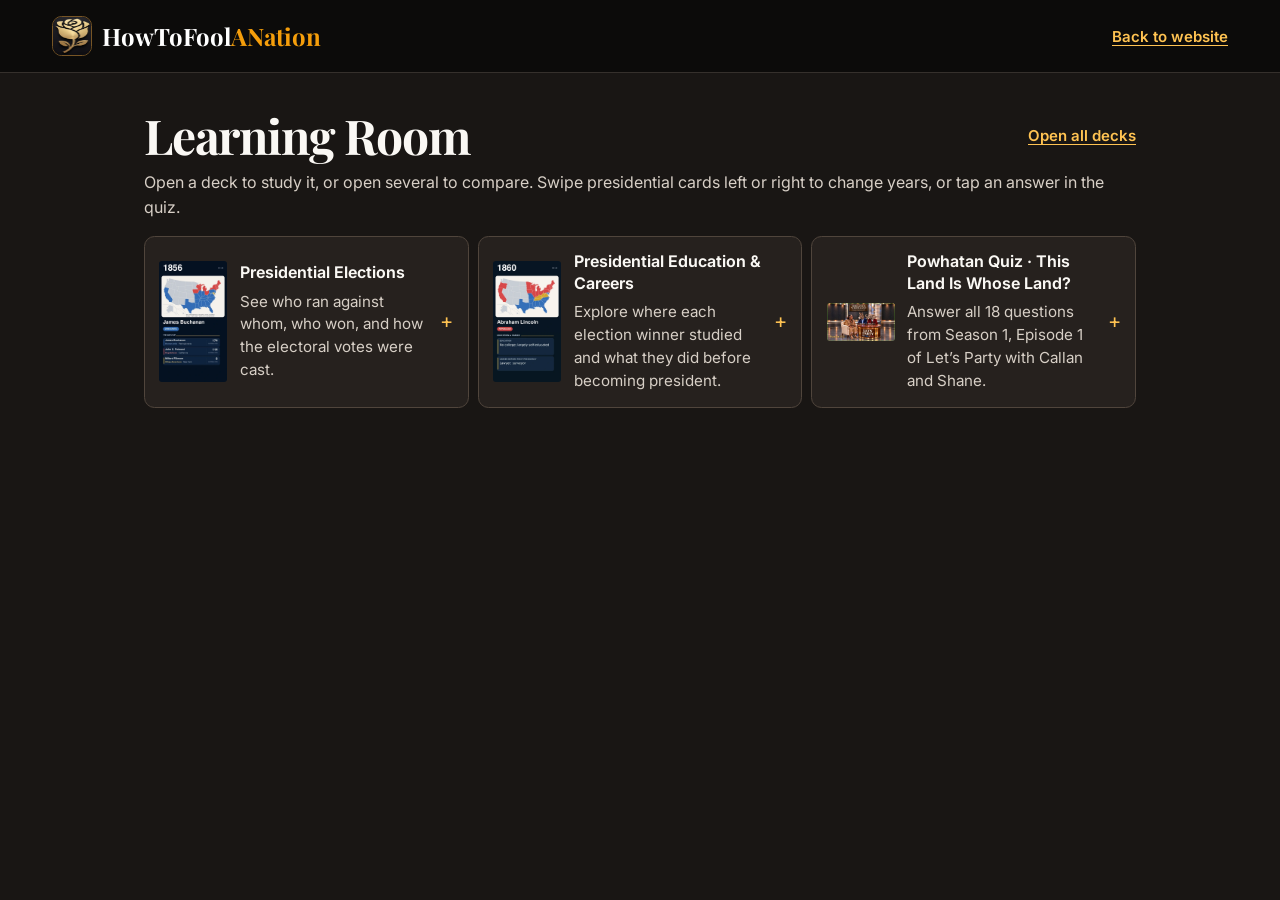
<file: learning-room/index.html>
<!doctype html>
<html lang="en">
<head>
    <meta charset="utf-8">
    <meta name="viewport" content="width=device-width, initial-scale=1">
    <title>Learning Room | How to Fool a Nation</title>
    <meta name="description" content="Explore the presidential card decks and play the Powhatan episode quiz.">
    <link rel="canonical" href="https://www.howtofoolanation.com/learning-room/">
    <link rel="stylesheet" href="https://fonts.googleapis.com/css2?family=Inter:wght@400;500;600;700&amp;family=Playfair+Display:wght@600;700&amp;display=swap">
    <link rel="stylesheet" href="learning.css">
    <link rel="stylesheet" href="study.css">
    <script type="module" src="study.js?v=powhatan"></script>
    <script defer src="https://tracker.metricool.com/resources/be.js" onload="beTracker.t({hash: '946ada2d94468058700c2093c305a040'})"></script>
</head>
<body class="lr-page">
<header class="lr-bar">
    <div class="lr-bar-inner">
        <a href="../" class="lr-brand" aria-label="How to Fool a Nation home"><img src="../GR-Logo.jpg" alt="" width="40" height="40"><span>HowToFool<b>ANation</b></span></a>
        <a href="../#learning-room" class="lr-bar-link">Back to website</a>
    </div>
</header>
<main>
<section class="lr-room" id="learning-room" aria-labelledby="learning-title">
    <div class="lr-room-inner">
        <h1 class="lr-room-title" id="learning-title">Learning Room</h1>
        <p class="lr-room-intro">Explore 43 U.S. presidential elections or test yourself on a full episode of Let’s Party with Callan and Shane.</p>
        <div class="lr-decks">
            <a class="lr-tile" href="elections.html" aria-labelledby="tile-election" aria-describedby="description-election">
                <img src="election-cover.webp" alt="" width="360" height="640" loading="lazy" decoding="async">
                <div><h2 id="tile-election">Presidential Elections</h2>
                    <p id="description-election">See who ran against whom, who won, and how the electoral votes were cast.</p>
                    <span class="lr-open">Open deck</span>
                </div>
            </a>
            <a class="lr-tile" href="education-careers.html" aria-labelledby="tile-career" aria-describedby="description-career">
                <img src="career-cover.webp" alt="" width="360" height="640" loading="lazy" decoding="async">
                <div><h2 id="tile-career">Presidential Education &amp; Careers</h2>
                    <p id="description-career">Explore where each election winner studied and what they did before becoming president.</p>
                    <span class="lr-open">Open deck</span>
                </div>
            </a>
            <a class="lr-tile" data-quiz href="powhatan.html" aria-labelledby="tile-powhatan" aria-describedby="description-powhatan">
                <img src="powhatan-episode-cover.jpg" alt="" width="850" height="478" loading="lazy" decoding="async">
                <div><h2 id="tile-powhatan">Powhatan Quiz · This Land Is Whose Land?</h2>
                    <p id="description-powhatan">Answer all 18 questions from Season 1, Episode 1 of Let’s Party with Callan and Shane.</p>
                    <span class="lr-open">Take the quiz</span>
                </div>
            </a>
        </div>
    </div>
</section>
<template id="study-workspace">
    <section class="study-room" aria-labelledby="study-title" id="learning-room">
        <header class="study-heading">
            <h1 class="lr-room-title" id="study-title">Learning Room</h1>
            <button type="button" class="study-text-button study-open-all">Open all decks</button>
        </header>
        <p id="study-tip" class="study-tip">Open a deck to study it, or open several to compare. Swipe presidential cards left or right to change years, or tap an answer in the quiz.</p>
        <details class="study-chooser" open>
            <summary>Choose decks <span class="study-selection-count"></span></summary>
            <div class="study-deck-list" role="group" aria-label="Choose open decks"></div>
        </details>
        <div class="study-grid"></div>
        <p class="lr-vh study-status" role="status" aria-atomic="true"></p>
    </section>
</template>
<template id="study-panel">
    <article class="study-panel">
        <header class="study-panel-heading">
            <h2></h2>
            <button type="button" class="study-close"><span aria-hidden="true">×</span></button>
        </header>
        <div class="study-pending">
            <p role="status">Loading cards…</p>
            <button type="button" class="study-text-button study-retry" hidden>Try again</button>
        </div>
        <div class="study-content" hidden>
            <figure class="study-card">
                <img class="study-image" alt="" width="1080" height="1920" loading="lazy" decoding="async" draggable="false" tabindex="0" aria-describedby="study-tip">
            </figure>
            <div class="study-controls">
                <button type="button" class="study-prev">Previous</button>
                <select class="study-year"></select>
                <button type="button" class="study-next">Next</button>
            </div>
            <p class="study-card-status lr-vh" role="status" aria-atomic="true"></p>
            <div class="study-tools">
                <details class="study-text">
                    <summary>Read card text</summary>
                    <div class="lr-transcript"></div>
                </details>
                <a class="study-full lr-text-link" target="_blank" rel="noopener">Full-size card<span class="lr-vh"> in a new tab</span></a>
            </div>
            <button type="button" class="study-match study-text-button" hidden></button>
        </div>
    </article>
</template>
</main>
</body>
</html>
</file>
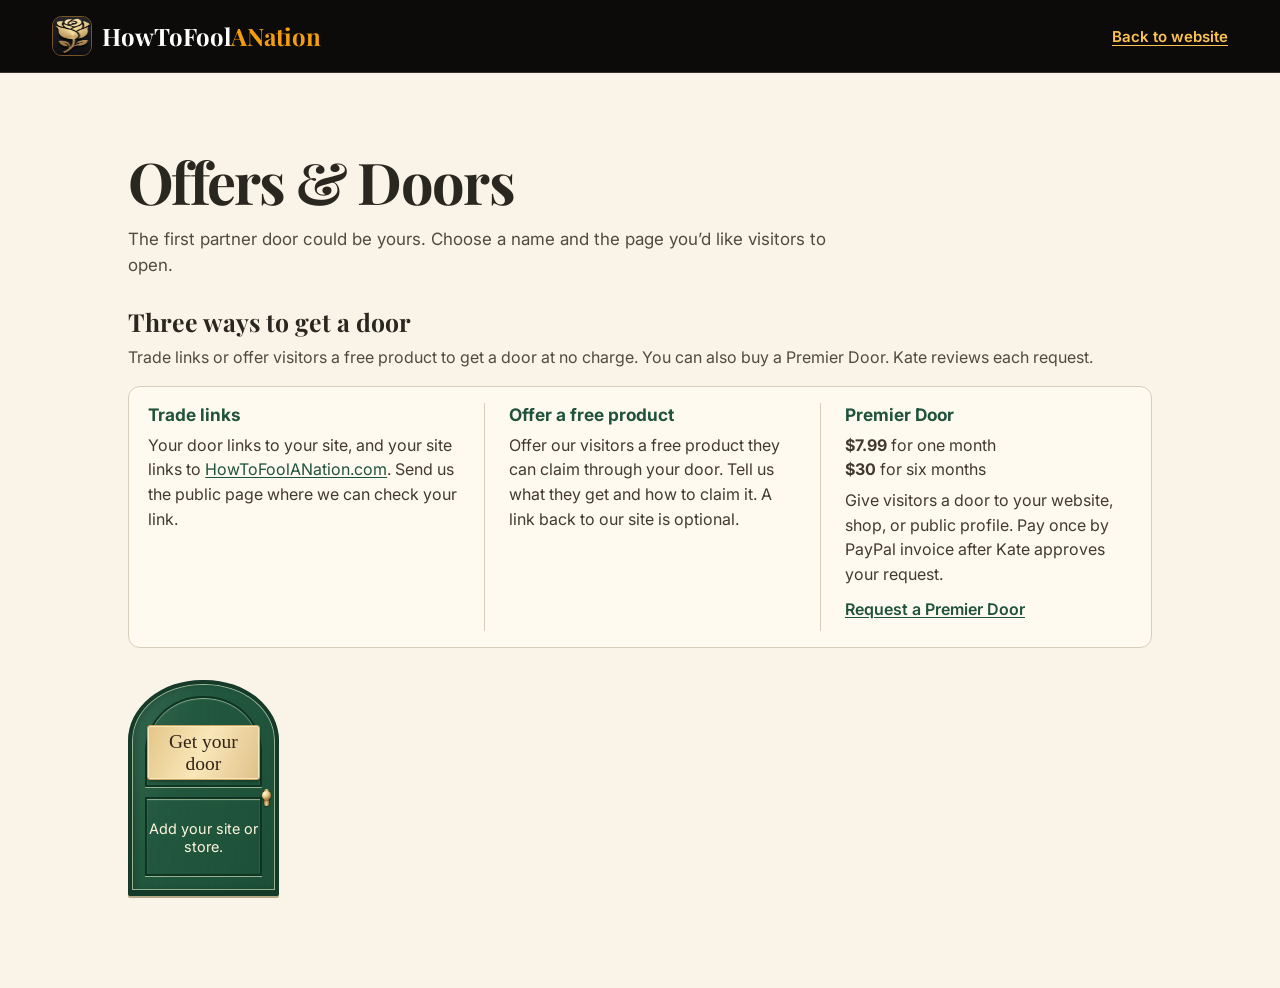
<file: offers-and-doors/index.html>
<!doctype html>
<html lang="en">
<head>
    <meta charset="utf-8">
    <meta name="viewport" content="width=device-width, initial-scale=1">
    <title>Offers &amp; Doors | How to Fool a Nation</title>
    <meta name="description" content="Open a door to a partner’s website, store, or special offer, or request a door of your own.">
    <link rel="canonical" href="https://www.howtofoolanation.com/offers-and-doors/">
    <link rel="stylesheet" href="https://fonts.googleapis.com/css2?family=Inter:wght@400;500;600;700&amp;family=Playfair+Display:wght@600;700&amp;display=swap">
    <link rel="stylesheet" href="../learning-room/learning.css">
    <link rel="stylesheet" href="doors.css?v=premier-door-1">
    <script defer src="directory.js?v=premier-door-1"></script>
    <script defer src="https://tracker.metricool.com/resources/be.js" onload="beTracker.t({hash: '946ada2d94468058700c2093c305a040'})"></script>
</head>
<body class="lr-page od-page">
<header class="lr-bar"><div class="lr-bar-inner">
    <a href="../" class="lr-brand" aria-label="How to Fool a Nation home"><img src="../GR-Logo.jpg" alt="" width="40" height="40"><span>HowToFool<b>ANation</b></span></a>
    <a href="../#featured" class="lr-bar-link">Back to website</a>
</div></header>
<main>
    <h1>Offers &amp; Doors</h1>
    <p id="od-intro" class="od-intro">Open a door to visit a creator, browse a store, or find a partner’s offer.</p>
    <section class="od-ways" aria-labelledby="od-ways-title">
        <h2 id="od-ways-title">Three ways to get a door</h2>
        <p class="od-ways-intro">Trade links or offer visitors a free product to get a door at no charge. You can also buy a Premier Door. Kate reviews each request.</p>
        <div class="od-ways-options">
            <div>
                <h3>Trade links</h3>
                <p>Your door links to your site, and your site links to <a href="https://www.howtofoolanation.com/">HowToFoolANation.com</a>. Send us the public page where we can check your link.</p>
            </div>
            <div>
                <h3>Offer a free product</h3>
                <p>Offer our visitors a free product they can claim through your door. Tell us what they get and how to claim it. A link back to our site is optional.</p>
            </div>
            <div>
                <h3>Premier Door</h3>
                <p><strong>$7.99</strong> for one month<br><strong>$30</strong> for six months</p>
                <p>Give visitors a door to your website, shop, or public profile. Pay once by PayPal invoice after Kate approves your request.</p>
                <a class="od-premier-link" href="https://docs.google.com/forms/d/e/1FAIpQLSeibgt3ShN1zohBKghGQejYHCxLyamOuE14um7KsFH28n1cdA/viewform?usp=pp_url&amp;entry.1097795926=Premier+Door+%28paid+listing%29">Request a Premier Door</a>
            </div>
        </div>
    </section>
    <ul id="od-list" class="od-list" aria-label="Doors">
        <li id="od-invitation"><a class="od-tile" href="get-your-door.html"><span class="od-face">
            <span class="od-plaque">Get your door</span><span class="od-inscription">Add your site or store.</span><span class="od-handle" aria-hidden="true"></span>
        </span></a></li>
    </ul>
    <p class="od-message" id="od-message" role="status"></p>
    <noscript>Enable JavaScript to browse partner listings.</noscript>
    <template id="od-template"><li><a class="od-tile" target="_blank" rel="noopener noreferrer"><span class="od-face">
        <span class="od-plaque"></span><span class="od-inscription"></span><span class="od-handle" aria-hidden="true"></span>
    </span></a></li></template>
</main>
</body>
</html>
</file>
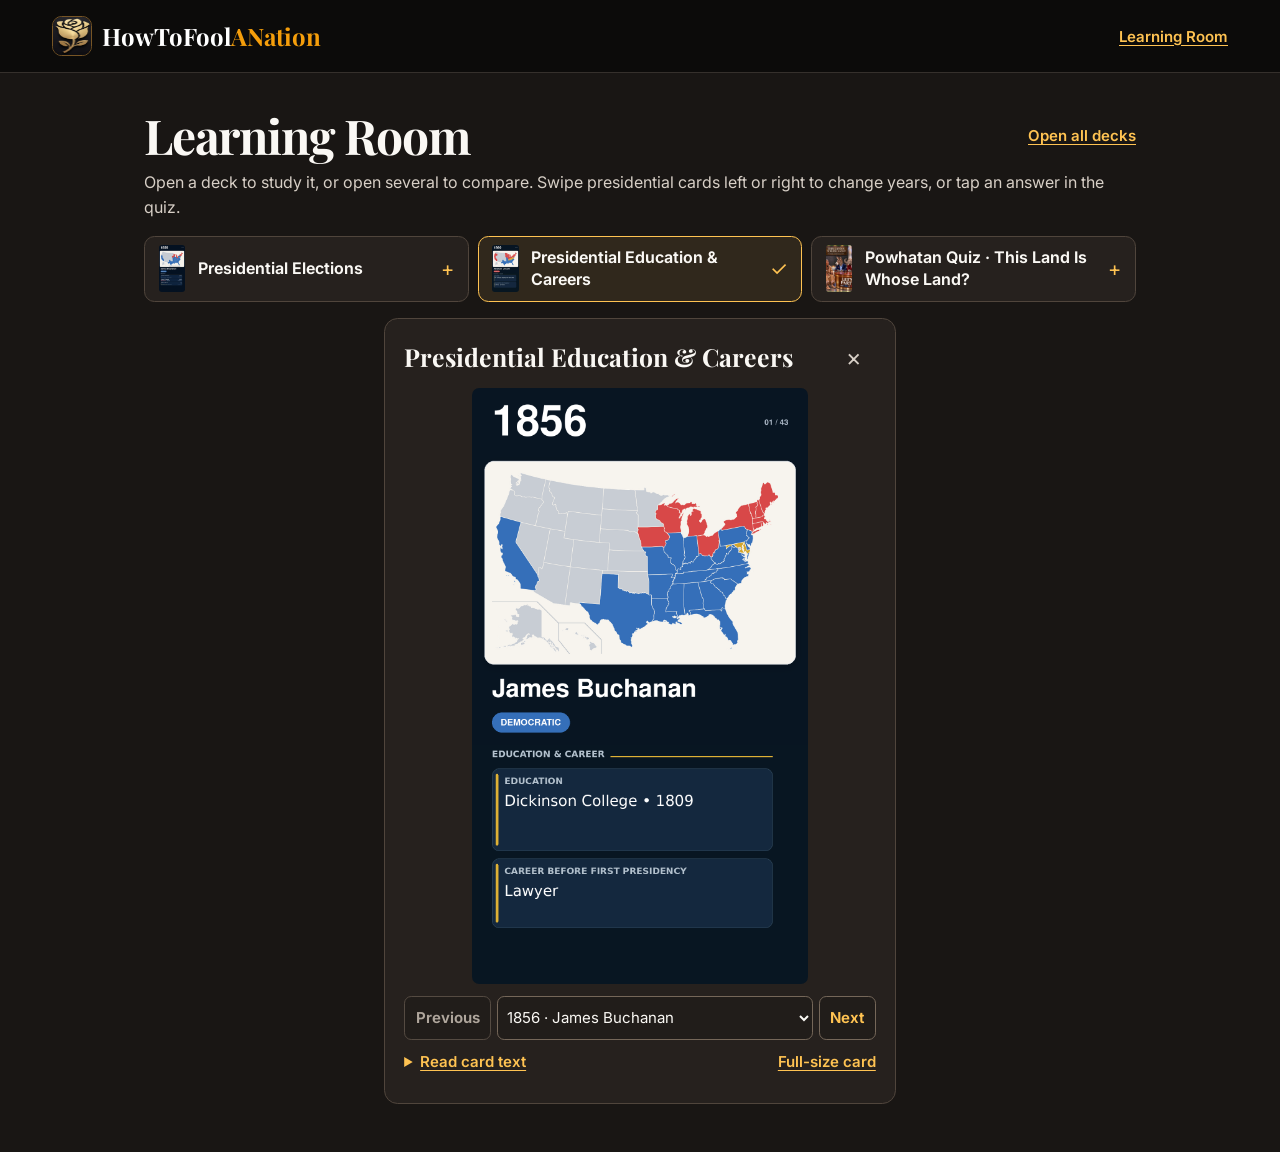
<file: learning-room/education-careers.html>
<!doctype html>
<html lang="en">
<head>
    <meta charset="utf-8">
    <meta name="viewport" content="width=device-width, initial-scale=1">
    <title>Presidential Education &amp; Careers | How to Fool a Nation</title>
    <meta name="description" content="Explore where each election winner studied and what they did before becoming president.">
    <link rel="canonical" href="https://www.howtofoolanation.com/learning-room/education-careers.html">
    <link rel="stylesheet" href="https://fonts.googleapis.com/css2?family=Inter:wght@400;500;600;700&amp;family=Playfair+Display:wght@600;700&amp;display=swap">
    <link rel="stylesheet" href="learning.css">
    <link rel="stylesheet" href="study.css">
    <script type="module" src="study.js"></script>
    <script defer src="https://tracker.metricool.com/resources/be.js" onload="beTracker.t({hash: '946ada2d94468058700c2093c305a040'})"></script>
</head>
<body class="lr-page">
<header class="lr-bar">
    <div class="lr-bar-inner">
        <a href="../" class="lr-brand" aria-label="How to Fool a Nation home"><img src="../GR-Logo.jpg" alt="" width="40" height="40"><span>HowToFool<b>ANation</b></span></a>
        <a href="./" class="lr-bar-link">Learning Room</a>
    </div>
</header>
<main>
    <div class="lr-reader">
        <div class="lr-reader-heading">
            <p class="lr-date-range">1856–2024</p>
            <h1 class="lr-reader-title">Presidential Education &amp; Careers</h1>
        </div>
        <div id="deck-controls" class="lr-controls" hidden>
            <div class="lr-jump">
                <label for="election-year">Jump to year</label>
                <select id="election-year">
                    <option value="1856" data-image="career-1856.webp" data-alt="1856 education and career card for James Buchanan.">1856 · James Buchanan</option>
                    <option value="1860" data-image="career-1860.webp" data-alt="1860 education and career card for Abraham Lincoln.">1860 · Abraham Lincoln</option>
                    <option value="1864" data-image="career-1864.webp" data-alt="1864 education and career card for Abraham Lincoln.">1864 · Abraham Lincoln</option>
                    <option value="1868" data-image="career-1868.webp" data-alt="1868 education and career card for Ulysses S. Grant.">1868 · Ulysses S. Grant</option>
                    <option value="1872" data-image="career-1872.webp" data-alt="1872 education and career card for Ulysses S. Grant.">1872 · Ulysses S. Grant</option>
                    <option value="1876" data-image="career-1876.webp" data-alt="1876 education and career card for Rutherford B. Hayes.">1876 · Rutherford B. Hayes</option>
                    <option value="1880" data-image="career-1880.webp" data-alt="1880 education and career card for James A. Garfield.">1880 · James A. Garfield</option>
                    <option value="1884" data-image="career-1884.webp" data-alt="1884 education and career card for Grover Cleveland.">1884 · Grover Cleveland</option>
                    <option value="1888" data-image="career-1888.webp" data-alt="1888 education and career card for Benjamin Harrison.">1888 · Benjamin Harrison</option>
                    <option value="1892" data-image="career-1892.webp" data-alt="1892 education and career card for Grover Cleveland.">1892 · Grover Cleveland</option>
                    <option value="1896" data-image="career-1896.webp" data-alt="1896 education and career card for William McKinley.">1896 · William McKinley</option>
                    <option value="1900" data-image="career-1900.webp" data-alt="1900 education and career card for William McKinley.">1900 · William McKinley</option>
                    <option value="1904" data-image="career-1904.webp" data-alt="1904 education and career card for Theodore Roosevelt.">1904 · Theodore Roosevelt</option>
                    <option value="1908" data-image="career-1908.webp" data-alt="1908 education and career card for William H. Taft.">1908 · William H. Taft</option>
                    <option value="1912" data-image="career-1912.webp" data-alt="1912 education and career card for Woodrow Wilson.">1912 · Woodrow Wilson</option>
                    <option value="1916" data-image="career-1916.webp" data-alt="1916 education and career card for Woodrow Wilson.">1916 · Woodrow Wilson</option>
                    <option value="1920" data-image="career-1920.webp" data-alt="1920 education and career card for Warren G. Harding.">1920 · Warren G. Harding</option>
                    <option value="1924" data-image="career-1924.webp" data-alt="1924 education and career card for Calvin Coolidge.">1924 · Calvin Coolidge</option>
                    <option value="1928" data-image="career-1928.webp" data-alt="1928 education and career card for Herbert Hoover.">1928 · Herbert Hoover</option>
                    <option value="1932" data-image="career-1932.webp" data-alt="1932 education and career card for Franklin D. Roosevelt.">1932 · Franklin D. Roosevelt</option>
                    <option value="1936" data-image="career-1936.webp" data-alt="1936 education and career card for Franklin D. Roosevelt.">1936 · Franklin D. Roosevelt</option>
                    <option value="1940" data-image="career-1940.webp" data-alt="1940 education and career card for Franklin D. Roosevelt.">1940 · Franklin D. Roosevelt</option>
                    <option value="1944" data-image="career-1944.webp" data-alt="1944 education and career card for Franklin D. Roosevelt.">1944 · Franklin D. Roosevelt</option>
                    <option value="1948" data-image="career-1948.webp" data-alt="1948 education and career card for Harry S. Truman.">1948 · Harry S. Truman</option>
                    <option value="1952" data-image="career-1952.webp" data-alt="1952 education and career card for Dwight D. Eisenhower.">1952 · Dwight D. Eisenhower</option>
                    <option value="1956" data-image="career-1956.webp" data-alt="1956 education and career card for Dwight D. Eisenhower.">1956 · Dwight D. Eisenhower</option>
                    <option value="1960" data-image="career-1960.webp" data-alt="1960 education and career card for John F. Kennedy.">1960 · John F. Kennedy</option>
                    <option value="1964" data-image="career-1964.webp" data-alt="1964 education and career card for Lyndon B. Johnson.">1964 · Lyndon B. Johnson</option>
                    <option value="1968" data-image="career-1968.webp" data-alt="1968 education and career card for Richard M. Nixon.">1968 · Richard M. Nixon</option>
                    <option value="1972" data-image="career-1972.webp" data-alt="1972 education and career card for Richard M. Nixon.">1972 · Richard M. Nixon</option>
                    <option value="1976" data-image="career-1976.webp" data-alt="1976 education and career card for Jimmy Carter.">1976 · Jimmy Carter</option>
                    <option value="1980" data-image="career-1980.webp" data-alt="1980 education and career card for Ronald Reagan.">1980 · Ronald Reagan</option>
                    <option value="1984" data-image="career-1984.webp" data-alt="1984 education and career card for Ronald Reagan.">1984 · Ronald Reagan</option>
                    <option value="1988" data-image="career-1988.webp" data-alt="1988 education and career card for George H. W. Bush.">1988 · George H. W. Bush</option>
                    <option value="1992" data-image="career-1992.webp" data-alt="1992 education and career card for Bill Clinton.">1992 · Bill Clinton</option>
                    <option value="1996" data-image="career-1996.webp" data-alt="1996 education and career card for Bill Clinton.">1996 · Bill Clinton</option>
                    <option value="2000" data-image="career-2000.webp" data-alt="2000 education and career card for George W. Bush.">2000 · George W. Bush</option>
                    <option value="2004" data-image="career-2004.webp" data-alt="2004 education and career card for George W. Bush.">2004 · George W. Bush</option>
                    <option value="2008" data-image="career-2008.webp" data-alt="2008 education and career card for Barack Obama.">2008 · Barack Obama</option>
                    <option value="2012" data-image="career-2012.webp" data-alt="2012 education and career card for Barack Obama.">2012 · Barack Obama</option>
                    <option value="2016" data-image="career-2016.webp" data-alt="2016 education and career card for Donald J. Trump.">2016 · Donald J. Trump</option>
                    <option value="2020" data-image="career-2020.webp" data-alt="2020 education and career card for Joseph R. Biden Jr..">2020 · Joseph R. Biden Jr.</option>
                    <option value="2024" data-image="career-2024.webp" data-alt="2024 education and career card for Donald J. Trump.">2024 · Donald J. Trump</option>
                </select>
            </div>
            <nav class="lr-navigation" aria-label="Card navigation">
                <button id="previous-card" type="button" disabled>Previous</button>
                <span class="lr-count" role="status" aria-live="polite" aria-atomic="true"><span id="card-count">Card 1 of 43</span><span id="card-announcement" class="lr-vh"></span></span>
                <button id="next-card" type="button" class="lr-next">Next</button>
            </nav>
        </div>
        <figure class="lr-sheet">
            <img id="card-image" src="career-1856.webp" alt="1856 education and career card for James Buchanan." width="1080" height="1920" fetchpriority="high">
            <figcaption><a href="career-1856.webp" class="lr-text-link" id="full-size" target="_blank" rel="noopener">View full-size card<span class="lr-vh"> in a new tab</span></a></figcaption>
        </figure>
        <div class="lr-transcript">
        <section data-card-year="1856" aria-labelledby="winner-1856">
            <h2 id="winner-1856"><span class="lr-date-range lr-winner-label">1856 election winner</span>James Buchanan</h2>
            <dl>
                <dt>Education</dt><dd>Dickinson College • 1809</dd>
                <dt>Career before the presidency</dt><dd>Lawyer</dd>
            </dl>
            <a href="https://millercenter.org/president/buchanan" class="lr-source lr-text-link">Biography at the Miller Center</a>
        </section>
        <section data-card-year="1860" aria-labelledby="winner-1860" hidden>
            <h2 id="winner-1860"><span class="lr-date-range lr-winner-label">1860 election winner</span>Abraham Lincoln</h2>
            <dl>
                <dt>Education</dt><dd>No college; largely self-educated</dd>
                <dt>Career before the presidency</dt><dd>Lawyer; surveyor</dd>
            </dl>
            <a href="https://millercenter.org/president/lincoln" class="lr-source lr-text-link">Biography at the Miller Center</a>
        </section>
        <section data-card-year="1864" aria-labelledby="winner-1864" hidden>
            <h2 id="winner-1864"><span class="lr-date-range lr-winner-label">1864 election winner</span>Abraham Lincoln</h2>
            <dl>
                <dt>Education</dt><dd>No college; largely self-educated</dd>
                <dt>Career before the presidency</dt><dd>Lawyer; surveyor</dd>
            </dl>
            <a href="https://millercenter.org/president/lincoln" class="lr-source lr-text-link">Biography at the Miller Center</a>
        </section>
        <section data-card-year="1868" aria-labelledby="winner-1868" hidden>
            <h2 id="winner-1868"><span class="lr-date-range lr-winner-label">1868 election winner</span>Ulysses S. Grant</h2>
            <dl>
                <dt>Education</dt><dd>West Point • 1843</dd>
                <dt>Career before the presidency</dt><dd>Army officer; Union general</dd>
            </dl>
            <a href="https://millercenter.org/president/grant" class="lr-source lr-text-link">Biography at the Miller Center</a>
        </section>
        <section data-card-year="1872" aria-labelledby="winner-1872" hidden>
            <h2 id="winner-1872"><span class="lr-date-range lr-winner-label">1872 election winner</span>Ulysses S. Grant</h2>
            <dl>
                <dt>Education</dt><dd>West Point • 1843</dd>
                <dt>Career before the presidency</dt><dd>Army officer; Union general</dd>
            </dl>
            <a href="https://millercenter.org/president/grant" class="lr-source lr-text-link">Biography at the Miller Center</a>
        </section>
        <section data-card-year="1876" aria-labelledby="winner-1876" hidden>
            <h2 id="winner-1876"><span class="lr-date-range lr-winner-label">1876 election winner</span>Rutherford B. Hayes</h2>
            <dl>
                <dt>Education</dt><dd>Kenyon • 1842; Harvard Law • 1845</dd>
                <dt>Career before the presidency</dt><dd>Lawyer</dd>
            </dl>
            <a href="https://millercenter.org/president/hayes" class="lr-source lr-text-link">Biography at the Miller Center</a>
        </section>
        <section data-card-year="1880" aria-labelledby="winner-1880" hidden>
            <h2 id="winner-1880"><span class="lr-date-range lr-winner-label">1880 election winner</span>James A. Garfield</h2>
            <dl>
                <dt>Education</dt><dd>Williams College • 1856</dd>
                <dt>Career before the presidency</dt><dd>Teacher; public official</dd>
            </dl>
            <a href="https://millercenter.org/president/garfield" class="lr-source lr-text-link">Biography at the Miller Center</a>
        </section>
        <section data-card-year="1884" aria-labelledby="winner-1884" hidden>
            <h2 id="winner-1884"><span class="lr-date-range lr-winner-label">1884 election winner</span>Grover Cleveland</h2>
            <dl>
                <dt>Education</dt><dd>No college; studied law in a law office</dd>
                <dt>Career before the presidency</dt><dd>Lawyer</dd>
            </dl>
            <a href="https://millercenter.org/president/cleveland" class="lr-source lr-text-link">Biography at the Miller Center</a>
        </section>
        <section data-card-year="1888" aria-labelledby="winner-1888" hidden>
            <h2 id="winner-1888"><span class="lr-date-range lr-winner-label">1888 election winner</span>Benjamin Harrison</h2>
            <dl>
                <dt>Education</dt><dd>Miami University (Ohio) • 1852</dd>
                <dt>Career before the presidency</dt><dd>Lawyer</dd>
            </dl>
            <a href="https://millercenter.org/president/bharrison" class="lr-source lr-text-link">Biography at the Miller Center</a>
        </section>
        <section data-card-year="1892" aria-labelledby="winner-1892" hidden>
            <h2 id="winner-1892"><span class="lr-date-range lr-winner-label">1892 election winner</span>Grover Cleveland</h2>
            <dl>
                <dt>Education</dt><dd>No college; studied law in a law office</dd>
                <dt>Career before the presidency</dt><dd>Lawyer</dd>
            </dl>
            <a href="https://millercenter.org/president/cleveland" class="lr-source lr-text-link">Biography at the Miller Center</a>
        </section>
        <section data-card-year="1896" aria-labelledby="winner-1896" hidden>
            <h2 id="winner-1896"><span class="lr-date-range lr-winner-label">1896 election winner</span>William McKinley</h2>
            <dl>
                <dt>Education</dt><dd>Attended Allegheny College; no degree</dd>
                <dt>Career before the presidency</dt><dd>Lawyer; schoolteacher</dd>
            </dl>
            <a href="https://millercenter.org/president/mckinley" class="lr-source lr-text-link">Biography at the Miller Center</a>
        </section>
        <section data-card-year="1900" aria-labelledby="winner-1900" hidden>
            <h2 id="winner-1900"><span class="lr-date-range lr-winner-label">1900 election winner</span>William McKinley</h2>
            <dl>
                <dt>Education</dt><dd>Attended Allegheny College; no degree</dd>
                <dt>Career before the presidency</dt><dd>Lawyer; schoolteacher</dd>
            </dl>
            <a href="https://millercenter.org/president/mckinley" class="lr-source lr-text-link">Biography at the Miller Center</a>
        </section>
        <section data-card-year="1904" aria-labelledby="winner-1904" hidden>
            <h2 id="winner-1904"><span class="lr-date-range lr-winner-label">1904 election winner</span>Theodore Roosevelt</h2>
            <dl>
                <dt>Education</dt><dd>Harvard College • 1880</dd>
                <dt>Career before the presidency</dt><dd>Author; public official</dd>
            </dl>
            <a href="https://millercenter.org/president/roosevelt" class="lr-source lr-text-link">Biography at the Miller Center</a>
        </section>
        <section data-card-year="1908" aria-labelledby="winner-1908" hidden>
            <h2 id="winner-1908"><span class="lr-date-range lr-winner-label">1908 election winner</span>William H. Taft</h2>
            <dl>
                <dt>Education</dt><dd>Yale • 1878; Cincinnati Law • 1880</dd>
                <dt>Career before the presidency</dt><dd>Lawyer; public official</dd>
            </dl>
            <a href="https://millercenter.org/president/taft" class="lr-source lr-text-link">Biography at the Miller Center</a>
        </section>
        <section data-card-year="1912" aria-labelledby="winner-1912" hidden>
            <h2 id="winner-1912"><span class="lr-date-range lr-winner-label">1912 election winner</span>Woodrow Wilson</h2>
            <dl>
                <dt>Education</dt><dd>Princeton • 1879; Johns Hopkins Ph.D. • 1886</dd>
                <dt>Career before the presidency</dt><dd>Professor; college president</dd>
            </dl>
            <a href="https://millercenter.org/president/wilson" class="lr-source lr-text-link">Biography at the Miller Center</a>
        </section>
        <section data-card-year="1916" aria-labelledby="winner-1916" hidden>
            <h2 id="winner-1916"><span class="lr-date-range lr-winner-label">1916 election winner</span>Woodrow Wilson</h2>
            <dl>
                <dt>Education</dt><dd>Princeton • 1879; Johns Hopkins Ph.D. • 1886</dd>
                <dt>Career before the presidency</dt><dd>Professor; college president</dd>
            </dl>
            <a href="https://millercenter.org/president/wilson" class="lr-source lr-text-link">Biography at the Miller Center</a>
        </section>
        <section data-card-year="1920" aria-labelledby="winner-1920" hidden>
            <h2 id="winner-1920"><span class="lr-date-range lr-winner-label">1920 election winner</span>Warren G. Harding</h2>
            <dl>
                <dt>Education</dt><dd>Ohio Central College • 1882</dd>
                <dt>Career before the presidency</dt><dd>Newspaper editor and publisher</dd>
            </dl>
            <a href="https://millercenter.org/president/harding" class="lr-source lr-text-link">Biography at the Miller Center</a>
        </section>
        <section data-card-year="1924" aria-labelledby="winner-1924" hidden>
            <h2 id="winner-1924"><span class="lr-date-range lr-winner-label">1924 election winner</span>Calvin Coolidge</h2>
            <dl>
                <dt>Education</dt><dd>Amherst College • 1895</dd>
                <dt>Career before the presidency</dt><dd>Lawyer</dd>
            </dl>
            <a href="https://millercenter.org/president/coolidge" class="lr-source lr-text-link">Biography at the Miller Center</a>
        </section>
        <section data-card-year="1928" aria-labelledby="winner-1928" hidden>
            <h2 id="winner-1928"><span class="lr-date-range lr-winner-label">1928 election winner</span>Herbert Hoover</h2>
            <dl>
                <dt>Education</dt><dd>Stanford University • 1895</dd>
                <dt>Career before the presidency</dt><dd>Mining engineer</dd>
            </dl>
            <a href="https://millercenter.org/president/hoover" class="lr-source lr-text-link">Biography at the Miller Center</a>
        </section>
        <section data-card-year="1932" aria-labelledby="winner-1932" hidden>
            <h2 id="winner-1932"><span class="lr-date-range lr-winner-label">1932 election winner</span>Franklin D. Roosevelt</h2>
            <dl>
                <dt>Education</dt><dd>Harvard College • 1903</dd>
                <dt>Career before the presidency</dt><dd>Lawyer; public official</dd>
            </dl>
            <a href="https://millercenter.org/president/fdroosevelt" class="lr-source lr-text-link">Biography at the Miller Center</a>
        </section>
        <section data-card-year="1936" aria-labelledby="winner-1936" hidden>
            <h2 id="winner-1936"><span class="lr-date-range lr-winner-label">1936 election winner</span>Franklin D. Roosevelt</h2>
            <dl>
                <dt>Education</dt><dd>Harvard College • 1903</dd>
                <dt>Career before the presidency</dt><dd>Lawyer; public official</dd>
            </dl>
            <a href="https://millercenter.org/president/fdroosevelt" class="lr-source lr-text-link">Biography at the Miller Center</a>
        </section>
        <section data-card-year="1940" aria-labelledby="winner-1940" hidden>
            <h2 id="winner-1940"><span class="lr-date-range lr-winner-label">1940 election winner</span>Franklin D. Roosevelt</h2>
            <dl>
                <dt>Education</dt><dd>Harvard College • 1903</dd>
                <dt>Career before the presidency</dt><dd>Lawyer; public official</dd>
            </dl>
            <a href="https://millercenter.org/president/fdroosevelt" class="lr-source lr-text-link">Biography at the Miller Center</a>
        </section>
        <section data-card-year="1944" aria-labelledby="winner-1944" hidden>
            <h2 id="winner-1944"><span class="lr-date-range lr-winner-label">1944 election winner</span>Franklin D. Roosevelt</h2>
            <dl>
                <dt>Education</dt><dd>Harvard College • 1903</dd>
                <dt>Career before the presidency</dt><dd>Lawyer; public official</dd>
            </dl>
            <a href="https://millercenter.org/president/fdroosevelt" class="lr-source lr-text-link">Biography at the Miller Center</a>
        </section>
        <section data-card-year="1948" aria-labelledby="winner-1948" hidden>
            <h2 id="winner-1948"><span class="lr-date-range lr-winner-label">1948 election winner</span>Harry S. Truman</h2>
            <dl>
                <dt>Education</dt><dd>Attended Kansas City law school; no college degree</dd>
                <dt>Career before the presidency</dt><dd>Farmer; businessman</dd>
            </dl>
            <a href="https://millercenter.org/president/truman" class="lr-source lr-text-link">Biography at the Miller Center</a>
        </section>
        <section data-card-year="1952" aria-labelledby="winner-1952" hidden>
            <h2 id="winner-1952"><span class="lr-date-range lr-winner-label">1952 election winner</span>Dwight D. Eisenhower</h2>
            <dl>
                <dt>Education</dt><dd>West Point • 1915</dd>
                <dt>Career before the presidency</dt><dd>Army officer; Allied commander</dd>
            </dl>
            <a href="https://millercenter.org/president/eisenhower" class="lr-source lr-text-link">Biography at the Miller Center</a>
        </section>
        <section data-card-year="1956" aria-labelledby="winner-1956" hidden>
            <h2 id="winner-1956"><span class="lr-date-range lr-winner-label">1956 election winner</span>Dwight D. Eisenhower</h2>
            <dl>
                <dt>Education</dt><dd>West Point • 1915</dd>
                <dt>Career before the presidency</dt><dd>Army officer; Allied commander</dd>
            </dl>
            <a href="https://millercenter.org/president/eisenhower" class="lr-source lr-text-link">Biography at the Miller Center</a>
        </section>
        <section data-card-year="1960" aria-labelledby="winner-1960" hidden>
            <h2 id="winner-1960"><span class="lr-date-range lr-winner-label">1960 election winner</span>John F. Kennedy</h2>
            <dl>
                <dt>Education</dt><dd>Harvard • 1940</dd>
                <dt>Career before the presidency</dt><dd>Navy officer; journalist</dd>
            </dl>
            <a href="https://millercenter.org/president/kennedy" class="lr-source lr-text-link">Biography at the Miller Center</a>
        </section>
        <section data-card-year="1964" aria-labelledby="winner-1964" hidden>
            <h2 id="winner-1964"><span class="lr-date-range lr-winner-label">1964 election winner</span>Lyndon B. Johnson</h2>
            <dl>
                <dt>Education</dt><dd>Southwest Texas State Teachers College • 1930</dd>
                <dt>Career before the presidency</dt><dd>Teacher; public official</dd>
            </dl>
            <a href="https://millercenter.org/president/lbjohnson" class="lr-source lr-text-link">Biography at the Miller Center</a>
        </section>
        <section data-card-year="1968" aria-labelledby="winner-1968" hidden>
            <h2 id="winner-1968"><span class="lr-date-range lr-winner-label">1968 election winner</span>Richard M. Nixon</h2>
            <dl>
                <dt>Education</dt><dd>Whittier • 1934; Duke Law • 1937</dd>
                <dt>Career before the presidency</dt><dd>Lawyer; public official</dd>
            </dl>
            <a href="https://millercenter.org/president/nixon" class="lr-source lr-text-link">Biography at the Miller Center</a>
        </section>
        <section data-card-year="1972" aria-labelledby="winner-1972" hidden>
            <h2 id="winner-1972"><span class="lr-date-range lr-winner-label">1972 election winner</span>Richard M. Nixon</h2>
            <dl>
                <dt>Education</dt><dd>Whittier • 1934; Duke Law • 1937</dd>
                <dt>Career before the presidency</dt><dd>Lawyer; public official</dd>
            </dl>
            <a href="https://millercenter.org/president/nixon" class="lr-source lr-text-link">Biography at the Miller Center</a>
        </section>
        <section data-card-year="1976" aria-labelledby="winner-1976" hidden>
            <h2 id="winner-1976"><span class="lr-date-range lr-winner-label">1976 election winner</span>Jimmy Carter</h2>
            <dl>
                <dt>Education</dt><dd>U.S. Naval Academy • 1946</dd>
                <dt>Career before the presidency</dt><dd>Navy officer; peanut businessman</dd>
            </dl>
            <a href="https://millercenter.org/president/carter" class="lr-source lr-text-link">Biography at the Miller Center</a>
        </section>
        <section data-card-year="1980" aria-labelledby="winner-1980" hidden>
            <h2 id="winner-1980"><span class="lr-date-range lr-winner-label">1980 election winner</span>Ronald Reagan</h2>
            <dl>
                <dt>Education</dt><dd>Eureka College • 1932</dd>
                <dt>Career before the presidency</dt><dd>Actor; radio announcer</dd>
            </dl>
            <a href="https://millercenter.org/president/reagan" class="lr-source lr-text-link">Biography at the Miller Center</a>
        </section>
        <section data-card-year="1984" aria-labelledby="winner-1984" hidden>
            <h2 id="winner-1984"><span class="lr-date-range lr-winner-label">1984 election winner</span>Ronald Reagan</h2>
            <dl>
                <dt>Education</dt><dd>Eureka College • 1932</dd>
                <dt>Career before the presidency</dt><dd>Actor; radio announcer</dd>
            </dl>
            <a href="https://millercenter.org/president/reagan" class="lr-source lr-text-link">Biography at the Miller Center</a>
        </section>
        <section data-card-year="1988" aria-labelledby="winner-1988" hidden>
            <h2 id="winner-1988"><span class="lr-date-range lr-winner-label">1988 election winner</span>George H. W. Bush</h2>
            <dl>
                <dt>Education</dt><dd>Yale University • 1948</dd>
                <dt>Career before the presidency</dt><dd>Businessman; public official</dd>
            </dl>
            <a href="https://millercenter.org/president/bush" class="lr-source lr-text-link">Biography at the Miller Center</a>
        </section>
        <section data-card-year="1992" aria-labelledby="winner-1992" hidden>
            <h2 id="winner-1992"><span class="lr-date-range lr-winner-label">1992 election winner</span>Bill Clinton</h2>
            <dl>
                <dt>Education</dt><dd>Georgetown • 1968; Yale Law • 1973</dd>
                <dt>Career before the presidency</dt><dd>Lawyer; public official</dd>
            </dl>
            <a href="https://millercenter.org/president/clinton" class="lr-source lr-text-link">Biography at the Miller Center</a>
        </section>
        <section data-card-year="1996" aria-labelledby="winner-1996" hidden>
            <h2 id="winner-1996"><span class="lr-date-range lr-winner-label">1996 election winner</span>Bill Clinton</h2>
            <dl>
                <dt>Education</dt><dd>Georgetown • 1968; Yale Law • 1973</dd>
                <dt>Career before the presidency</dt><dd>Lawyer; public official</dd>
            </dl>
            <a href="https://millercenter.org/president/clinton" class="lr-source lr-text-link">Biography at the Miller Center</a>
        </section>
        <section data-card-year="2000" aria-labelledby="winner-2000" hidden>
            <h2 id="winner-2000"><span class="lr-date-range lr-winner-label">2000 election winner</span>George W. Bush</h2>
            <dl>
                <dt>Education</dt><dd>Yale • 1968; Harvard M.B.A. • 1975</dd>
                <dt>Career before the presidency</dt><dd>Oil businessman; baseball co-owner</dd>
            </dl>
            <a href="https://millercenter.org/president/gwbush" class="lr-source lr-text-link">Biography at the Miller Center</a>
        </section>
        <section data-card-year="2004" aria-labelledby="winner-2004" hidden>
            <h2 id="winner-2004"><span class="lr-date-range lr-winner-label">2004 election winner</span>George W. Bush</h2>
            <dl>
                <dt>Education</dt><dd>Yale • 1968; Harvard M.B.A. • 1975</dd>
                <dt>Career before the presidency</dt><dd>Oil businessman; baseball co-owner</dd>
            </dl>
            <a href="https://millercenter.org/president/gwbush" class="lr-source lr-text-link">Biography at the Miller Center</a>
        </section>
        <section data-card-year="2008" aria-labelledby="winner-2008" hidden>
            <h2 id="winner-2008"><span class="lr-date-range lr-winner-label">2008 election winner</span>Barack Obama</h2>
            <dl>
                <dt>Education</dt><dd>Columbia • 1983; Harvard Law • 1991</dd>
                <dt>Career before the presidency</dt><dd>Community organizer; public official</dd>
            </dl>
            <a href="https://millercenter.org/president/obama" class="lr-source lr-text-link">Biography at the Miller Center</a>
        </section>
        <section data-card-year="2012" aria-labelledby="winner-2012" hidden>
            <h2 id="winner-2012"><span class="lr-date-range lr-winner-label">2012 election winner</span>Barack Obama</h2>
            <dl>
                <dt>Education</dt><dd>Columbia • 1983; Harvard Law • 1991</dd>
                <dt>Career before the presidency</dt><dd>Community organizer; public official</dd>
            </dl>
            <a href="https://millercenter.org/president/obama" class="lr-source lr-text-link">Biography at the Miller Center</a>
        </section>
        <section data-card-year="2016" aria-labelledby="winner-2016" hidden>
            <h2 id="winner-2016"><span class="lr-date-range lr-winner-label">2016 election winner</span>Donald J. Trump</h2>
            <dl>
                <dt>Education</dt><dd>Penn’s Wharton School • 1968</dd>
                <dt>Career before the presidency</dt><dd>Real estate developer; TV personality</dd>
            </dl>
            <a href="https://millercenter.org/president/trump" class="lr-source lr-text-link">Biography at the Miller Center</a>
        </section>
        <section data-card-year="2020" aria-labelledby="winner-2020" hidden>
            <h2 id="winner-2020"><span class="lr-date-range lr-winner-label">2020 election winner</span>Joseph R. Biden Jr.</h2>
            <dl>
                <dt>Education</dt><dd>University of Delaware • 1965; Syracuse Law • 1968</dd>
                <dt>Career before the presidency</dt><dd>Lawyer; U.S. senator</dd>
            </dl>
            <a href="https://millercenter.org/president/biden" class="lr-source lr-text-link">Biography at the Miller Center</a>
        </section>
        <section data-card-year="2024" aria-labelledby="winner-2024" hidden>
            <h2 id="winner-2024"><span class="lr-date-range lr-winner-label">2024 election winner</span>Donald J. Trump</h2>
            <dl>
                <dt>Education</dt><dd>Penn’s Wharton School • 1968</dd>
                <dt>Career before the presidency</dt><dd>Real estate developer; TV personality</dd>
            </dl>
            <a href="https://millercenter.org/president/trump" class="lr-source lr-text-link">Biography at the Miller Center</a>
        </section>
        </div>
    </div>
    <noscript><div class="lr-fallback"><h2>Choose a card</h2><ol>
        <li><a href="career-1856.webp">1856 · James Buchanan</a></li>
        <li><a href="career-1860.webp">1860 · Abraham Lincoln</a></li>
        <li><a href="career-1864.webp">1864 · Abraham Lincoln</a></li>
        <li><a href="career-1868.webp">1868 · Ulysses S. Grant</a></li>
        <li><a href="career-1872.webp">1872 · Ulysses S. Grant</a></li>
        <li><a href="career-1876.webp">1876 · Rutherford B. Hayes</a></li>
        <li><a href="career-1880.webp">1880 · James A. Garfield</a></li>
        <li><a href="career-1884.webp">1884 · Grover Cleveland</a></li>
        <li><a href="career-1888.webp">1888 · Benjamin Harrison</a></li>
        <li><a href="career-1892.webp">1892 · Grover Cleveland</a></li>
        <li><a href="career-1896.webp">1896 · William McKinley</a></li>
        <li><a href="career-1900.webp">1900 · William McKinley</a></li>
        <li><a href="career-1904.webp">1904 · Theodore Roosevelt</a></li>
        <li><a href="career-1908.webp">1908 · William H. Taft</a></li>
        <li><a href="career-1912.webp">1912 · Woodrow Wilson</a></li>
        <li><a href="career-1916.webp">1916 · Woodrow Wilson</a></li>
        <li><a href="career-1920.webp">1920 · Warren G. Harding</a></li>
        <li><a href="career-1924.webp">1924 · Calvin Coolidge</a></li>
        <li><a href="career-1928.webp">1928 · Herbert Hoover</a></li>
        <li><a href="career-1932.webp">1932 · Franklin D. Roosevelt</a></li>
        <li><a href="career-1936.webp">1936 · Franklin D. Roosevelt</a></li>
        <li><a href="career-1940.webp">1940 · Franklin D. Roosevelt</a></li>
        <li><a href="career-1944.webp">1944 · Franklin D. Roosevelt</a></li>
        <li><a href="career-1948.webp">1948 · Harry S. Truman</a></li>
        <li><a href="career-1952.webp">1952 · Dwight D. Eisenhower</a></li>
        <li><a href="career-1956.webp">1956 · Dwight D. Eisenhower</a></li>
        <li><a href="career-1960.webp">1960 · John F. Kennedy</a></li>
        <li><a href="career-1964.webp">1964 · Lyndon B. Johnson</a></li>
        <li><a href="career-1968.webp">1968 · Richard M. Nixon</a></li>
        <li><a href="career-1972.webp">1972 · Richard M. Nixon</a></li>
        <li><a href="career-1976.webp">1976 · Jimmy Carter</a></li>
        <li><a href="career-1980.webp">1980 · Ronald Reagan</a></li>
        <li><a href="career-1984.webp">1984 · Ronald Reagan</a></li>
        <li><a href="career-1988.webp">1988 · George H. W. Bush</a></li>
        <li><a href="career-1992.webp">1992 · Bill Clinton</a></li>
        <li><a href="career-1996.webp">1996 · Bill Clinton</a></li>
        <li><a href="career-2000.webp">2000 · George W. Bush</a></li>
        <li><a href="career-2004.webp">2004 · George W. Bush</a></li>
        <li><a href="career-2008.webp">2008 · Barack Obama</a></li>
        <li><a href="career-2012.webp">2012 · Barack Obama</a></li>
        <li><a href="career-2016.webp">2016 · Donald J. Trump</a></li>
        <li><a href="career-2020.webp">2020 · Joseph R. Biden Jr.</a></li>
        <li><a href="career-2024.webp">2024 · Donald J. Trump</a></li>
    </ol></div></noscript>
</main>
</body>
</html>
</file>
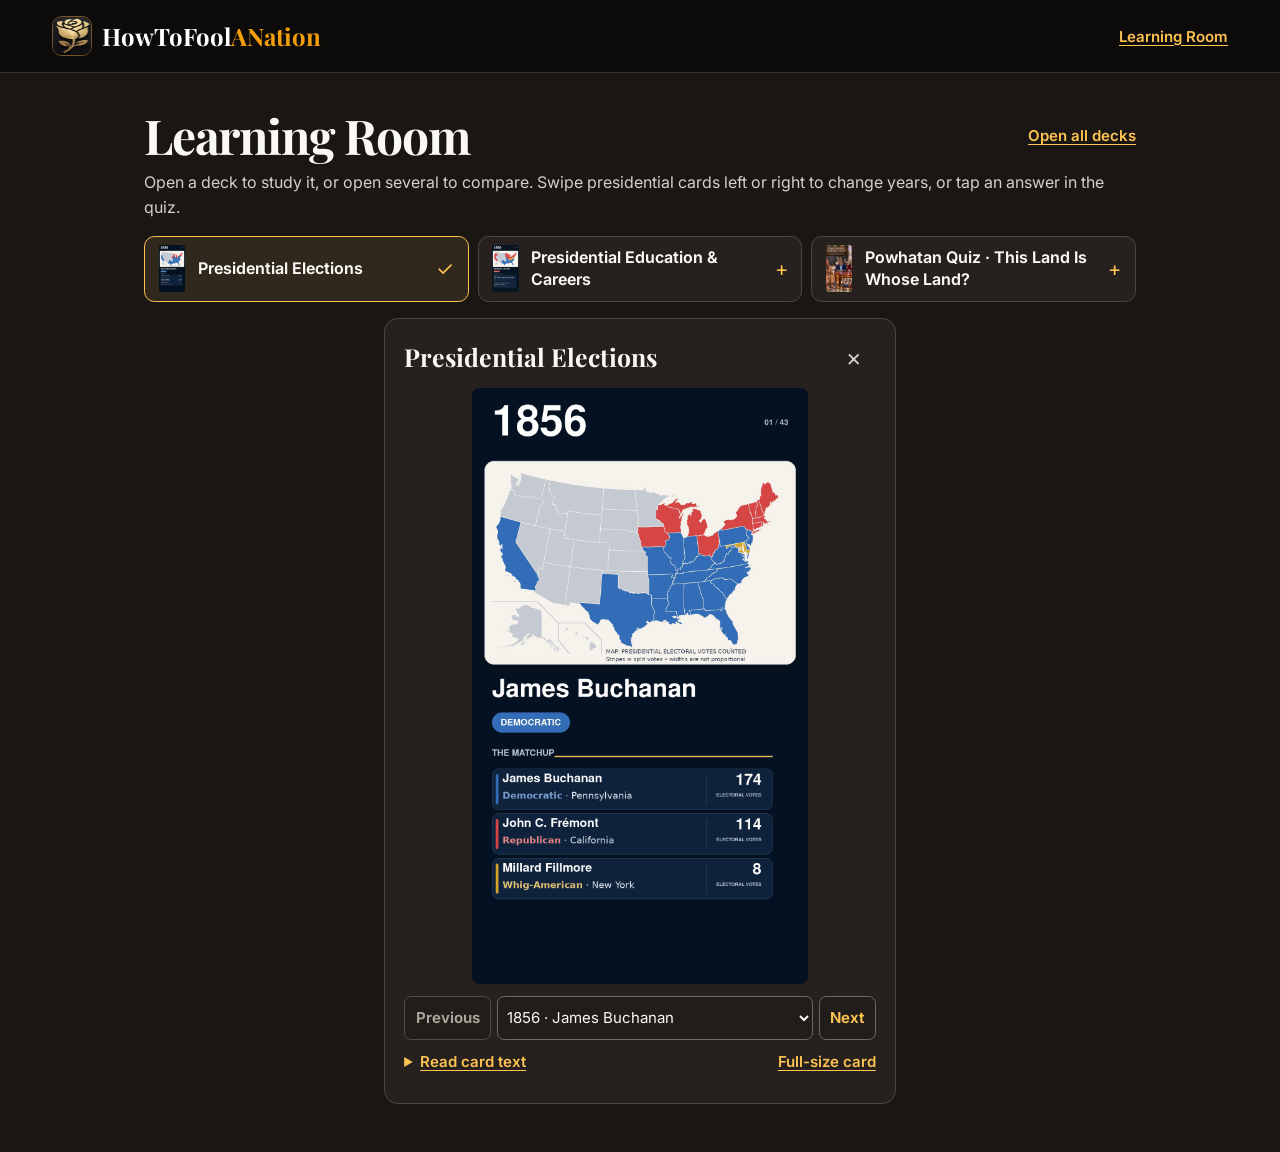
<file: learning-room/elections.html>
<!doctype html>
<html lang="en">
<head>
    <meta charset="utf-8">
    <meta name="viewport" content="width=device-width, initial-scale=1">
    <title>Presidential Elections | How to Fool a Nation</title>
    <meta name="description" content="See who ran against whom, who won, and how the electoral votes were cast.">
    <link rel="canonical" href="https://www.howtofoolanation.com/learning-room/elections.html">
    <link rel="stylesheet" href="https://fonts.googleapis.com/css2?family=Inter:wght@400;500;600;700&amp;family=Playfair+Display:wght@600;700&amp;display=swap">
    <link rel="stylesheet" href="learning.css">
    <link rel="stylesheet" href="study.css">
    <script type="module" src="study.js"></script>
    <script defer src="https://tracker.metricool.com/resources/be.js" onload="beTracker.t({hash: '946ada2d94468058700c2093c305a040'})"></script>
</head>
<body class="lr-page">
<header class="lr-bar">
    <div class="lr-bar-inner">
        <a href="../" class="lr-brand" aria-label="How to Fool a Nation home"><img src="../GR-Logo.jpg" alt="" width="40" height="40"><span>HowToFool<b>ANation</b></span></a>
        <a href="./" class="lr-bar-link">Learning Room</a>
    </div>
</header>
<main>
    <div class="lr-reader">
        <div class="lr-reader-heading">
            <p class="lr-date-range">1856–2024</p>
            <h1 class="lr-reader-title">Presidential Elections</h1>
        </div>
        <div id="deck-controls" class="lr-controls" hidden>
            <div class="lr-jump">
                <label for="election-year">Jump to year</label>
                <select id="election-year">
                    <option value="1856" data-image="election-1856.webp" data-alt="1856 electoral map and results for James Buchanan.">1856 · James Buchanan</option>
                    <option value="1860" data-image="election-1860.webp" data-alt="1860 electoral map and results for Abraham Lincoln.">1860 · Abraham Lincoln</option>
                    <option value="1864" data-image="election-1864.webp" data-alt="1864 electoral map and results for Abraham Lincoln.">1864 · Abraham Lincoln</option>
                    <option value="1868" data-image="election-1868.webp" data-alt="1868 electoral map and results for Ulysses S. Grant.">1868 · Ulysses S. Grant</option>
                    <option value="1872" data-image="election-1872.webp" data-alt="1872 electoral map and results for Ulysses S. Grant.">1872 · Ulysses S. Grant</option>
                    <option value="1876" data-image="election-1876.webp" data-alt="1876 electoral map and results for Rutherford B. Hayes.">1876 · Rutherford B. Hayes</option>
                    <option value="1880" data-image="election-1880.webp" data-alt="1880 electoral map and results for James A. Garfield.">1880 · James A. Garfield</option>
                    <option value="1884" data-image="election-1884.webp" data-alt="1884 electoral map and results for Grover Cleveland.">1884 · Grover Cleveland</option>
                    <option value="1888" data-image="election-1888.webp" data-alt="1888 electoral map and results for Benjamin Harrison.">1888 · Benjamin Harrison</option>
                    <option value="1892" data-image="election-1892.webp" data-alt="1892 electoral map and results for Grover Cleveland.">1892 · Grover Cleveland</option>
                    <option value="1896" data-image="election-1896.webp" data-alt="1896 electoral map and results for William McKinley.">1896 · William McKinley</option>
                    <option value="1900" data-image="election-1900.webp" data-alt="1900 electoral map and results for William McKinley.">1900 · William McKinley</option>
                    <option value="1904" data-image="election-1904.webp" data-alt="1904 electoral map and results for Theodore Roosevelt.">1904 · Theodore Roosevelt</option>
                    <option value="1908" data-image="election-1908.webp" data-alt="1908 electoral map and results for William H. Taft.">1908 · William H. Taft</option>
                    <option value="1912" data-image="election-1912.webp" data-alt="1912 electoral map and results for Woodrow Wilson.">1912 · Woodrow Wilson</option>
                    <option value="1916" data-image="election-1916.webp" data-alt="1916 electoral map and results for Woodrow Wilson.">1916 · Woodrow Wilson</option>
                    <option value="1920" data-image="election-1920.webp" data-alt="1920 electoral map and results for Warren G. Harding.">1920 · Warren G. Harding</option>
                    <option value="1924" data-image="election-1924.webp" data-alt="1924 electoral map and results for Calvin Coolidge.">1924 · Calvin Coolidge</option>
                    <option value="1928" data-image="election-1928.webp" data-alt="1928 electoral map and results for Herbert Hoover.">1928 · Herbert Hoover</option>
                    <option value="1932" data-image="election-1932.webp" data-alt="1932 electoral map and results for Franklin D. Roosevelt.">1932 · Franklin D. Roosevelt</option>
                    <option value="1936" data-image="election-1936.webp" data-alt="1936 electoral map and results for Franklin D. Roosevelt.">1936 · Franklin D. Roosevelt</option>
                    <option value="1940" data-image="election-1940.webp" data-alt="1940 electoral map and results for Franklin D. Roosevelt.">1940 · Franklin D. Roosevelt</option>
                    <option value="1944" data-image="election-1944.webp" data-alt="1944 electoral map and results for Franklin D. Roosevelt.">1944 · Franklin D. Roosevelt</option>
                    <option value="1948" data-image="election-1948.webp" data-alt="1948 electoral map and results for Harry S. Truman.">1948 · Harry S. Truman</option>
                    <option value="1952" data-image="election-1952.webp" data-alt="1952 electoral map and results for Dwight D. Eisenhower.">1952 · Dwight D. Eisenhower</option>
                    <option value="1956" data-image="election-1956.webp" data-alt="1956 electoral map and results for Dwight D. Eisenhower.">1956 · Dwight D. Eisenhower</option>
                    <option value="1960" data-image="election-1960.webp" data-alt="1960 electoral map and results for John F. Kennedy.">1960 · John F. Kennedy</option>
                    <option value="1964" data-image="election-1964.webp" data-alt="1964 electoral map and results for Lyndon B. Johnson.">1964 · Lyndon B. Johnson</option>
                    <option value="1968" data-image="election-1968.webp" data-alt="1968 electoral map and results for Richard M. Nixon.">1968 · Richard M. Nixon</option>
                    <option value="1972" data-image="election-1972.webp" data-alt="1972 electoral map and results for Richard M. Nixon.">1972 · Richard M. Nixon</option>
                    <option value="1976" data-image="election-1976.webp" data-alt="1976 electoral map and results for Jimmy Carter.">1976 · Jimmy Carter</option>
                    <option value="1980" data-image="election-1980.webp" data-alt="1980 electoral map and results for Ronald Reagan.">1980 · Ronald Reagan</option>
                    <option value="1984" data-image="election-1984.webp" data-alt="1984 electoral map and results for Ronald Reagan.">1984 · Ronald Reagan</option>
                    <option value="1988" data-image="election-1988.webp" data-alt="1988 electoral map and results for George H. W. Bush.">1988 · George H. W. Bush</option>
                    <option value="1992" data-image="election-1992.webp" data-alt="1992 electoral map and results for Bill Clinton.">1992 · Bill Clinton</option>
                    <option value="1996" data-image="election-1996.webp" data-alt="1996 electoral map and results for Bill Clinton.">1996 · Bill Clinton</option>
                    <option value="2000" data-image="election-2000.webp" data-alt="2000 electoral map and results for George W. Bush.">2000 · George W. Bush</option>
                    <option value="2004" data-image="election-2004.webp" data-alt="2004 electoral map and results for George W. Bush.">2004 · George W. Bush</option>
                    <option value="2008" data-image="election-2008.webp" data-alt="2008 electoral map and results for Barack Obama.">2008 · Barack Obama</option>
                    <option value="2012" data-image="election-2012.webp" data-alt="2012 electoral map and results for Barack Obama.">2012 · Barack Obama</option>
                    <option value="2016" data-image="election-2016.webp" data-alt="2016 electoral map and results for Donald J. Trump.">2016 · Donald J. Trump</option>
                    <option value="2020" data-image="election-2020.webp" data-alt="2020 electoral map and results for Joseph R. Biden Jr..">2020 · Joseph R. Biden Jr.</option>
                    <option value="2024" data-image="election-2024.webp" data-alt="2024 electoral map and results for Donald J. Trump.">2024 · Donald J. Trump</option>
                </select>
            </div>
            <nav class="lr-navigation" aria-label="Card navigation">
                <button id="previous-card" type="button" disabled>Previous</button>
                <span class="lr-count" role="status" aria-live="polite" aria-atomic="true"><span id="card-count">Card 1 of 43</span><span id="card-announcement" class="lr-vh"></span></span>
                <button id="next-card" type="button" class="lr-next">Next</button>
            </nav>
        </div>
        <figure class="lr-sheet">
            <img id="card-image" src="election-1856.webp" alt="1856 electoral map and results for James Buchanan." width="1080" height="1920" fetchpriority="high">
            <figcaption><a href="election-1856.webp" class="lr-text-link" id="full-size" target="_blank" rel="noopener">View full-size card<span class="lr-vh"> in a new tab</span></a></figcaption>
        </figure>
        <div class="lr-transcript">
        <section data-card-year="1856" aria-labelledby="winner-1856">
            <h2 id="winner-1856"><span class="lr-date-range lr-winner-label">1856 election winner</span>James Buchanan</h2>
            <table>
                <caption class="lr-vh">Electoral votes shown on the 1856 card</caption>
                <thead><tr><th scope="col">Candidate</th><th scope="col">Electoral votes</th></tr></thead>
                <tbody>
                    <tr><td>James Buchanan</td><td>174</td></tr>
                    <tr><td>John C. Frémont</td><td>114</td></tr>
                    <tr><td>Millard Fillmore</td><td>8</td></tr>
                </tbody>
            </table>
            <a href="https://www.archives.gov/electoral-college/1856" class="lr-source lr-text-link">Election record at the National Archives</a>
        </section>
        <section data-card-year="1860" aria-labelledby="winner-1860" hidden>
            <h2 id="winner-1860"><span class="lr-date-range lr-winner-label">1860 election winner</span>Abraham Lincoln</h2>
            <table>
                <caption class="lr-vh">Electoral votes shown on the 1860 card</caption>
                <thead><tr><th scope="col">Candidate</th><th scope="col">Electoral votes</th></tr></thead>
                <tbody>
                    <tr><td>Abraham Lincoln</td><td>180</td></tr>
                    <tr><td>John C. Breckinridge</td><td>72</td></tr>
                    <tr><td>John Bell</td><td>39</td></tr>
                    <tr><td>Stephen A. Douglas</td><td>12</td></tr>
                </tbody>
            </table>
            <a href="https://www.archives.gov/electoral-college/1860" class="lr-source lr-text-link">Election record at the National Archives</a>
        </section>
        <section data-card-year="1864" aria-labelledby="winner-1864" hidden>
            <h2 id="winner-1864"><span class="lr-date-range lr-winner-label">1864 election winner</span>Abraham Lincoln</h2>
            <table>
                <caption class="lr-vh">Electoral votes shown on the 1864 card</caption>
                <thead><tr><th scope="col">Candidate</th><th scope="col">Electoral votes</th></tr></thead>
                <tbody>
                    <tr><td>Abraham Lincoln</td><td>212</td></tr>
                    <tr><td>George B. McClellan</td><td>21</td></tr>
                </tbody>
            </table>
            <a href="https://www.archives.gov/electoral-college/1864" class="lr-source lr-text-link">Election record at the National Archives</a>
        </section>
        <section data-card-year="1868" aria-labelledby="winner-1868" hidden>
            <h2 id="winner-1868"><span class="lr-date-range lr-winner-label">1868 election winner</span>Ulysses S. Grant</h2>
            <table>
                <caption class="lr-vh">Electoral votes shown on the 1868 card</caption>
                <thead><tr><th scope="col">Candidate</th><th scope="col">Electoral votes</th></tr></thead>
                <tbody>
                    <tr><td>Ulysses S. Grant</td><td>214</td></tr>
                    <tr><td>Horatio Seymour</td><td>80</td></tr>
                </tbody>
            </table>
            <a href="https://www.archives.gov/electoral-college/1868" class="lr-source lr-text-link">Election record at the National Archives</a>
        </section>
        <section data-card-year="1872" aria-labelledby="winner-1872" hidden>
            <h2 id="winner-1872"><span class="lr-date-range lr-winner-label">1872 election winner</span>Ulysses S. Grant</h2>
            <table>
                <caption class="lr-vh">Electoral votes shown on the 1872 card</caption>
                <thead><tr><th scope="col">Candidate</th><th scope="col">Electoral votes</th></tr></thead>
                <tbody>
                    <tr><td>Ulysses S. Grant</td><td>286</td></tr>
                    <tr><td>Thomas A. Hendricks</td><td>42</td></tr>
                    <tr><td>Benjamin Gratz Brown</td><td>18</td></tr>
                    <tr><td>Charles J. Jenkins</td><td>2</td></tr>
                    <tr><td>David Davis</td><td>1</td></tr>
                </tbody>
            </table>
            <p class="lr-note">Grant’s main opponent, Horace Greeley, died before the electors voted. Congress rejected the three votes cast for him.</p>
            <a href="https://www.archives.gov/electoral-college/1872" class="lr-source lr-text-link">Election record at the National Archives</a>
        </section>
        <section data-card-year="1876" aria-labelledby="winner-1876" hidden>
            <h2 id="winner-1876"><span class="lr-date-range lr-winner-label">1876 election winner</span>Rutherford B. Hayes</h2>
            <table>
                <caption class="lr-vh">Electoral votes shown on the 1876 card</caption>
                <thead><tr><th scope="col">Candidate</th><th scope="col">Electoral votes</th></tr></thead>
                <tbody>
                    <tr><td>Rutherford B. Hayes</td><td>185</td></tr>
                    <tr><td>Samuel J. Tilden</td><td>184</td></tr>
                </tbody>
            </table>
            <a href="https://www.archives.gov/electoral-college/1876" class="lr-source lr-text-link">Election record at the National Archives</a>
        </section>
        <section data-card-year="1880" aria-labelledby="winner-1880" hidden>
            <h2 id="winner-1880"><span class="lr-date-range lr-winner-label">1880 election winner</span>James A. Garfield</h2>
            <table>
                <caption class="lr-vh">Electoral votes shown on the 1880 card</caption>
                <thead><tr><th scope="col">Candidate</th><th scope="col">Electoral votes</th></tr></thead>
                <tbody>
                    <tr><td>James A. Garfield</td><td>214</td></tr>
                    <tr><td>Winfield S. Hancock</td><td>155</td></tr>
                </tbody>
            </table>
            <a href="https://www.archives.gov/electoral-college/1880" class="lr-source lr-text-link">Election record at the National Archives</a>
        </section>
        <section data-card-year="1884" aria-labelledby="winner-1884" hidden>
            <h2 id="winner-1884"><span class="lr-date-range lr-winner-label">1884 election winner</span>Grover Cleveland</h2>
            <table>
                <caption class="lr-vh">Electoral votes shown on the 1884 card</caption>
                <thead><tr><th scope="col">Candidate</th><th scope="col">Electoral votes</th></tr></thead>
                <tbody>
                    <tr><td>Grover Cleveland</td><td>219</td></tr>
                    <tr><td>James G. Blaine</td><td>182</td></tr>
                </tbody>
            </table>
            <a href="https://www.archives.gov/electoral-college/1884" class="lr-source lr-text-link">Election record at the National Archives</a>
        </section>
        <section data-card-year="1888" aria-labelledby="winner-1888" hidden>
            <h2 id="winner-1888"><span class="lr-date-range lr-winner-label">1888 election winner</span>Benjamin Harrison</h2>
            <table>
                <caption class="lr-vh">Electoral votes shown on the 1888 card</caption>
                <thead><tr><th scope="col">Candidate</th><th scope="col">Electoral votes</th></tr></thead>
                <tbody>
                    <tr><td>Benjamin Harrison</td><td>233</td></tr>
                    <tr><td>Grover Cleveland</td><td>168</td></tr>
                </tbody>
            </table>
            <a href="https://www.archives.gov/electoral-college/1888" class="lr-source lr-text-link">Election record at the National Archives</a>
        </section>
        <section data-card-year="1892" aria-labelledby="winner-1892" hidden>
            <h2 id="winner-1892"><span class="lr-date-range lr-winner-label">1892 election winner</span>Grover Cleveland</h2>
            <table>
                <caption class="lr-vh">Electoral votes shown on the 1892 card</caption>
                <thead><tr><th scope="col">Candidate</th><th scope="col">Electoral votes</th></tr></thead>
                <tbody>
                    <tr><td>Grover Cleveland</td><td>277</td></tr>
                    <tr><td>Benjamin Harrison</td><td>145</td></tr>
                    <tr><td>James B. Weaver</td><td>22</td></tr>
                </tbody>
            </table>
            <a href="https://www.archives.gov/electoral-college/1892" class="lr-source lr-text-link">Election record at the National Archives</a>
        </section>
        <section data-card-year="1896" aria-labelledby="winner-1896" hidden>
            <h2 id="winner-1896"><span class="lr-date-range lr-winner-label">1896 election winner</span>William McKinley</h2>
            <table>
                <caption class="lr-vh">Electoral votes shown on the 1896 card</caption>
                <thead><tr><th scope="col">Candidate</th><th scope="col">Electoral votes</th></tr></thead>
                <tbody>
                    <tr><td>William McKinley</td><td>271</td></tr>
                    <tr><td>William J. Bryan</td><td>176</td></tr>
                </tbody>
            </table>
            <a href="https://www.archives.gov/electoral-college/1896" class="lr-source lr-text-link">Election record at the National Archives</a>
        </section>
        <section data-card-year="1900" aria-labelledby="winner-1900" hidden>
            <h2 id="winner-1900"><span class="lr-date-range lr-winner-label">1900 election winner</span>William McKinley</h2>
            <table>
                <caption class="lr-vh">Electoral votes shown on the 1900 card</caption>
                <thead><tr><th scope="col">Candidate</th><th scope="col">Electoral votes</th></tr></thead>
                <tbody>
                    <tr><td>William McKinley</td><td>292</td></tr>
                    <tr><td>William J. Bryan</td><td>155</td></tr>
                </tbody>
            </table>
            <a href="https://www.archives.gov/electoral-college/1900" class="lr-source lr-text-link">Election record at the National Archives</a>
        </section>
        <section data-card-year="1904" aria-labelledby="winner-1904" hidden>
            <h2 id="winner-1904"><span class="lr-date-range lr-winner-label">1904 election winner</span>Theodore Roosevelt</h2>
            <table>
                <caption class="lr-vh">Electoral votes shown on the 1904 card</caption>
                <thead><tr><th scope="col">Candidate</th><th scope="col">Electoral votes</th></tr></thead>
                <tbody>
                    <tr><td>Theodore Roosevelt</td><td>336</td></tr>
                    <tr><td>Alton B. Parker</td><td>140</td></tr>
                </tbody>
            </table>
            <a href="https://www.archives.gov/electoral-college/1904" class="lr-source lr-text-link">Election record at the National Archives</a>
        </section>
        <section data-card-year="1908" aria-labelledby="winner-1908" hidden>
            <h2 id="winner-1908"><span class="lr-date-range lr-winner-label">1908 election winner</span>William H. Taft</h2>
            <table>
                <caption class="lr-vh">Electoral votes shown on the 1908 card</caption>
                <thead><tr><th scope="col">Candidate</th><th scope="col">Electoral votes</th></tr></thead>
                <tbody>
                    <tr><td>William H. Taft</td><td>321</td></tr>
                    <tr><td>William J. Bryan</td><td>162</td></tr>
                </tbody>
            </table>
            <a href="https://www.archives.gov/electoral-college/1908" class="lr-source lr-text-link">Election record at the National Archives</a>
        </section>
        <section data-card-year="1912" aria-labelledby="winner-1912" hidden>
            <h2 id="winner-1912"><span class="lr-date-range lr-winner-label">1912 election winner</span>Woodrow Wilson</h2>
            <table>
                <caption class="lr-vh">Electoral votes shown on the 1912 card</caption>
                <thead><tr><th scope="col">Candidate</th><th scope="col">Electoral votes</th></tr></thead>
                <tbody>
                    <tr><td>Woodrow Wilson</td><td>435</td></tr>
                    <tr><td>Theodore Roosevelt</td><td>88</td></tr>
                    <tr><td>William H. Taft</td><td>8</td></tr>
                </tbody>
            </table>
            <a href="https://www.archives.gov/electoral-college/1912" class="lr-source lr-text-link">Election record at the National Archives</a>
        </section>
        <section data-card-year="1916" aria-labelledby="winner-1916" hidden>
            <h2 id="winner-1916"><span class="lr-date-range lr-winner-label">1916 election winner</span>Woodrow Wilson</h2>
            <table>
                <caption class="lr-vh">Electoral votes shown on the 1916 card</caption>
                <thead><tr><th scope="col">Candidate</th><th scope="col">Electoral votes</th></tr></thead>
                <tbody>
                    <tr><td>Woodrow Wilson</td><td>277</td></tr>
                    <tr><td>Charles E. Hughes</td><td>254</td></tr>
                </tbody>
            </table>
            <a href="https://www.archives.gov/electoral-college/1916" class="lr-source lr-text-link">Election record at the National Archives</a>
        </section>
        <section data-card-year="1920" aria-labelledby="winner-1920" hidden>
            <h2 id="winner-1920"><span class="lr-date-range lr-winner-label">1920 election winner</span>Warren G. Harding</h2>
            <table>
                <caption class="lr-vh">Electoral votes shown on the 1920 card</caption>
                <thead><tr><th scope="col">Candidate</th><th scope="col">Electoral votes</th></tr></thead>
                <tbody>
                    <tr><td>Warren G. Harding</td><td>404</td></tr>
                    <tr><td>James M. Cox</td><td>127</td></tr>
                </tbody>
            </table>
            <a href="https://www.archives.gov/electoral-college/1920" class="lr-source lr-text-link">Election record at the National Archives</a>
        </section>
        <section data-card-year="1924" aria-labelledby="winner-1924" hidden>
            <h2 id="winner-1924"><span class="lr-date-range lr-winner-label">1924 election winner</span>Calvin Coolidge</h2>
            <table>
                <caption class="lr-vh">Electoral votes shown on the 1924 card</caption>
                <thead><tr><th scope="col">Candidate</th><th scope="col">Electoral votes</th></tr></thead>
                <tbody>
                    <tr><td>Calvin Coolidge</td><td>382</td></tr>
                    <tr><td>John W. Davis</td><td>136</td></tr>
                    <tr><td>Robert M. La Follette</td><td>13</td></tr>
                </tbody>
            </table>
            <a href="https://www.archives.gov/electoral-college/1924" class="lr-source lr-text-link">Election record at the National Archives</a>
        </section>
        <section data-card-year="1928" aria-labelledby="winner-1928" hidden>
            <h2 id="winner-1928"><span class="lr-date-range lr-winner-label">1928 election winner</span>Herbert Hoover</h2>
            <table>
                <caption class="lr-vh">Electoral votes shown on the 1928 card</caption>
                <thead><tr><th scope="col">Candidate</th><th scope="col">Electoral votes</th></tr></thead>
                <tbody>
                    <tr><td>Herbert Hoover</td><td>444</td></tr>
                    <tr><td>Alfred E. Smith</td><td>87</td></tr>
                </tbody>
            </table>
            <a href="https://www.archives.gov/electoral-college/1928" class="lr-source lr-text-link">Election record at the National Archives</a>
        </section>
        <section data-card-year="1932" aria-labelledby="winner-1932" hidden>
            <h2 id="winner-1932"><span class="lr-date-range lr-winner-label">1932 election winner</span>Franklin D. Roosevelt</h2>
            <table>
                <caption class="lr-vh">Electoral votes shown on the 1932 card</caption>
                <thead><tr><th scope="col">Candidate</th><th scope="col">Electoral votes</th></tr></thead>
                <tbody>
                    <tr><td>Franklin D. Roosevelt</td><td>472</td></tr>
                    <tr><td>Herbert C. Hoover</td><td>59</td></tr>
                </tbody>
            </table>
            <a href="https://www.archives.gov/electoral-college/1932" class="lr-source lr-text-link">Election record at the National Archives</a>
        </section>
        <section data-card-year="1936" aria-labelledby="winner-1936" hidden>
            <h2 id="winner-1936"><span class="lr-date-range lr-winner-label">1936 election winner</span>Franklin D. Roosevelt</h2>
            <table>
                <caption class="lr-vh">Electoral votes shown on the 1936 card</caption>
                <thead><tr><th scope="col">Candidate</th><th scope="col">Electoral votes</th></tr></thead>
                <tbody>
                    <tr><td>Franklin D. Roosevelt</td><td>523</td></tr>
                    <tr><td>Alfred M. Landon</td><td>8</td></tr>
                </tbody>
            </table>
            <a href="https://www.archives.gov/electoral-college/1936" class="lr-source lr-text-link">Election record at the National Archives</a>
        </section>
        <section data-card-year="1940" aria-labelledby="winner-1940" hidden>
            <h2 id="winner-1940"><span class="lr-date-range lr-winner-label">1940 election winner</span>Franklin D. Roosevelt</h2>
            <table>
                <caption class="lr-vh">Electoral votes shown on the 1940 card</caption>
                <thead><tr><th scope="col">Candidate</th><th scope="col">Electoral votes</th></tr></thead>
                <tbody>
                    <tr><td>Franklin D. Roosevelt</td><td>449</td></tr>
                    <tr><td>Wendell L. Willkie</td><td>82</td></tr>
                </tbody>
            </table>
            <a href="https://www.archives.gov/electoral-college/1940" class="lr-source lr-text-link">Election record at the National Archives</a>
        </section>
        <section data-card-year="1944" aria-labelledby="winner-1944" hidden>
            <h2 id="winner-1944"><span class="lr-date-range lr-winner-label">1944 election winner</span>Franklin D. Roosevelt</h2>
            <table>
                <caption class="lr-vh">Electoral votes shown on the 1944 card</caption>
                <thead><tr><th scope="col">Candidate</th><th scope="col">Electoral votes</th></tr></thead>
                <tbody>
                    <tr><td>Franklin D. Roosevelt</td><td>432</td></tr>
                    <tr><td>Thomas E. Dewey</td><td>99</td></tr>
                </tbody>
            </table>
            <a href="https://www.archives.gov/electoral-college/1944" class="lr-source lr-text-link">Election record at the National Archives</a>
        </section>
        <section data-card-year="1948" aria-labelledby="winner-1948" hidden>
            <h2 id="winner-1948"><span class="lr-date-range lr-winner-label">1948 election winner</span>Harry S. Truman</h2>
            <table>
                <caption class="lr-vh">Electoral votes shown on the 1948 card</caption>
                <thead><tr><th scope="col">Candidate</th><th scope="col">Electoral votes</th></tr></thead>
                <tbody>
                    <tr><td>Harry S. Truman</td><td>303</td></tr>
                    <tr><td>Thomas E. Dewey</td><td>189</td></tr>
                    <tr><td>J. Strom Thurmond</td><td>39</td></tr>
                </tbody>
            </table>
            <a href="https://www.archives.gov/electoral-college/1948" class="lr-source lr-text-link">Election record at the National Archives</a>
        </section>
        <section data-card-year="1952" aria-labelledby="winner-1952" hidden>
            <h2 id="winner-1952"><span class="lr-date-range lr-winner-label">1952 election winner</span>Dwight D. Eisenhower</h2>
            <table>
                <caption class="lr-vh">Electoral votes shown on the 1952 card</caption>
                <thead><tr><th scope="col">Candidate</th><th scope="col">Electoral votes</th></tr></thead>
                <tbody>
                    <tr><td>Dwight D. Eisenhower</td><td>442</td></tr>
                    <tr><td>Adlai Stevenson</td><td>89</td></tr>
                </tbody>
            </table>
            <a href="https://www.archives.gov/electoral-college/1952" class="lr-source lr-text-link">Election record at the National Archives</a>
        </section>
        <section data-card-year="1956" aria-labelledby="winner-1956" hidden>
            <h2 id="winner-1956"><span class="lr-date-range lr-winner-label">1956 election winner</span>Dwight D. Eisenhower</h2>
            <table>
                <caption class="lr-vh">Electoral votes shown on the 1956 card</caption>
                <thead><tr><th scope="col">Candidate</th><th scope="col">Electoral votes</th></tr></thead>
                <tbody>
                    <tr><td>Dwight D. Eisenhower</td><td>457</td></tr>
                    <tr><td>Adlai Stevenson</td><td>73</td></tr>
                </tbody>
            </table>
            <a href="https://www.archives.gov/electoral-college/1956" class="lr-source lr-text-link">Election record at the National Archives</a>
        </section>
        <section data-card-year="1960" aria-labelledby="winner-1960" hidden>
            <h2 id="winner-1960"><span class="lr-date-range lr-winner-label">1960 election winner</span>John F. Kennedy</h2>
            <table>
                <caption class="lr-vh">Electoral votes shown on the 1960 card</caption>
                <thead><tr><th scope="col">Candidate</th><th scope="col">Electoral votes</th></tr></thead>
                <tbody>
                    <tr><td>John F. Kennedy</td><td>303</td></tr>
                    <tr><td>Richard M. Nixon</td><td>219</td></tr>
                    <tr><td>Harry F. Byrd</td><td>15</td></tr>
                </tbody>
            </table>
            <a href="https://www.archives.gov/electoral-college/1960" class="lr-source lr-text-link">Election record at the National Archives</a>
        </section>
        <section data-card-year="1964" aria-labelledby="winner-1964" hidden>
            <h2 id="winner-1964"><span class="lr-date-range lr-winner-label">1964 election winner</span>Lyndon B. Johnson</h2>
            <table>
                <caption class="lr-vh">Electoral votes shown on the 1964 card</caption>
                <thead><tr><th scope="col">Candidate</th><th scope="col">Electoral votes</th></tr></thead>
                <tbody>
                    <tr><td>Lyndon B. Johnson</td><td>486</td></tr>
                    <tr><td>Barry M. Goldwater</td><td>52</td></tr>
                </tbody>
            </table>
            <a href="https://www.archives.gov/electoral-college/1964" class="lr-source lr-text-link">Election record at the National Archives</a>
        </section>
        <section data-card-year="1968" aria-labelledby="winner-1968" hidden>
            <h2 id="winner-1968"><span class="lr-date-range lr-winner-label">1968 election winner</span>Richard M. Nixon</h2>
            <table>
                <caption class="lr-vh">Electoral votes shown on the 1968 card</caption>
                <thead><tr><th scope="col">Candidate</th><th scope="col">Electoral votes</th></tr></thead>
                <tbody>
                    <tr><td>Richard M. Nixon</td><td>301</td></tr>
                    <tr><td>Hubert H. Humphrey</td><td>191</td></tr>
                    <tr><td>George C. Wallace</td><td>46</td></tr>
                </tbody>
            </table>
            <a href="https://www.archives.gov/electoral-college/1968" class="lr-source lr-text-link">Election record at the National Archives</a>
        </section>
        <section data-card-year="1972" aria-labelledby="winner-1972" hidden>
            <h2 id="winner-1972"><span class="lr-date-range lr-winner-label">1972 election winner</span>Richard M. Nixon</h2>
            <table>
                <caption class="lr-vh">Electoral votes shown on the 1972 card</caption>
                <thead><tr><th scope="col">Candidate</th><th scope="col">Electoral votes</th></tr></thead>
                <tbody>
                    <tr><td>Richard M. Nixon</td><td>520</td></tr>
                    <tr><td>George McGovern</td><td>17</td></tr>
                </tbody>
            </table>
            <a href="https://www.archives.gov/electoral-college/1972" class="lr-source lr-text-link">Election record at the National Archives</a>
        </section>
        <section data-card-year="1976" aria-labelledby="winner-1976" hidden>
            <h2 id="winner-1976"><span class="lr-date-range lr-winner-label">1976 election winner</span>Jimmy Carter</h2>
            <table>
                <caption class="lr-vh">Electoral votes shown on the 1976 card</caption>
                <thead><tr><th scope="col">Candidate</th><th scope="col">Electoral votes</th></tr></thead>
                <tbody>
                    <tr><td>Jimmy Carter</td><td>297</td></tr>
                    <tr><td>Gerald Ford</td><td>240</td></tr>
                </tbody>
            </table>
            <a href="https://www.archives.gov/electoral-college/1976" class="lr-source lr-text-link">Election record at the National Archives</a>
        </section>
        <section data-card-year="1980" aria-labelledby="winner-1980" hidden>
            <h2 id="winner-1980"><span class="lr-date-range lr-winner-label">1980 election winner</span>Ronald Reagan</h2>
            <table>
                <caption class="lr-vh">Electoral votes shown on the 1980 card</caption>
                <thead><tr><th scope="col">Candidate</th><th scope="col">Electoral votes</th></tr></thead>
                <tbody>
                    <tr><td>Ronald Reagan</td><td>489</td></tr>
                    <tr><td>Jimmy Carter</td><td>49</td></tr>
                    <tr><td>John Anderson</td><td>0</td></tr>
                </tbody>
            </table>
            <a href="https://www.archives.gov/electoral-college/1980" class="lr-source lr-text-link">Election record at the National Archives</a>
        </section>
        <section data-card-year="1984" aria-labelledby="winner-1984" hidden>
            <h2 id="winner-1984"><span class="lr-date-range lr-winner-label">1984 election winner</span>Ronald Reagan</h2>
            <table>
                <caption class="lr-vh">Electoral votes shown on the 1984 card</caption>
                <thead><tr><th scope="col">Candidate</th><th scope="col">Electoral votes</th></tr></thead>
                <tbody>
                    <tr><td>Ronald Reagan</td><td>525</td></tr>
                    <tr><td>Walter Mondale</td><td>13</td></tr>
                </tbody>
            </table>
            <a href="https://www.archives.gov/electoral-college/1984" class="lr-source lr-text-link">Election record at the National Archives</a>
        </section>
        <section data-card-year="1988" aria-labelledby="winner-1988" hidden>
            <h2 id="winner-1988"><span class="lr-date-range lr-winner-label">1988 election winner</span>George H. W. Bush</h2>
            <table>
                <caption class="lr-vh">Electoral votes shown on the 1988 card</caption>
                <thead><tr><th scope="col">Candidate</th><th scope="col">Electoral votes</th></tr></thead>
                <tbody>
                    <tr><td>George H. W. Bush</td><td>426</td></tr>
                    <tr><td>Michael Dukakis</td><td>111</td></tr>
                </tbody>
            </table>
            <a href="https://www.archives.gov/electoral-college/1988" class="lr-source lr-text-link">Election record at the National Archives</a>
        </section>
        <section data-card-year="1992" aria-labelledby="winner-1992" hidden>
            <h2 id="winner-1992"><span class="lr-date-range lr-winner-label">1992 election winner</span>Bill Clinton</h2>
            <table>
                <caption class="lr-vh">Electoral votes shown on the 1992 card</caption>
                <thead><tr><th scope="col">Candidate</th><th scope="col">Electoral votes</th></tr></thead>
                <tbody>
                    <tr><td>Bill Clinton</td><td>370</td></tr>
                    <tr><td>George H. W. Bush</td><td>168</td></tr>
                    <tr><td>Ross Perot</td><td>0</td></tr>
                </tbody>
            </table>
            <a href="https://www.archives.gov/electoral-college/1992" class="lr-source lr-text-link">Election record at the National Archives</a>
        </section>
        <section data-card-year="1996" aria-labelledby="winner-1996" hidden>
            <h2 id="winner-1996"><span class="lr-date-range lr-winner-label">1996 election winner</span>Bill Clinton</h2>
            <table>
                <caption class="lr-vh">Electoral votes shown on the 1996 card</caption>
                <thead><tr><th scope="col">Candidate</th><th scope="col">Electoral votes</th></tr></thead>
                <tbody>
                    <tr><td>Bill Clinton</td><td>379</td></tr>
                    <tr><td>Bob Dole</td><td>159</td></tr>
                    <tr><td>Ross Perot</td><td>0</td></tr>
                </tbody>
            </table>
            <a href="https://www.archives.gov/electoral-college/1996" class="lr-source lr-text-link">Election record at the National Archives</a>
        </section>
        <section data-card-year="2000" aria-labelledby="winner-2000" hidden>
            <h2 id="winner-2000"><span class="lr-date-range lr-winner-label">2000 election winner</span>George W. Bush</h2>
            <table>
                <caption class="lr-vh">Electoral votes shown on the 2000 card</caption>
                <thead><tr><th scope="col">Candidate</th><th scope="col">Electoral votes</th></tr></thead>
                <tbody>
                    <tr><td>George W. Bush</td><td>271</td></tr>
                    <tr><td>Al Gore</td><td>266</td></tr>
                    <tr><td>Ralph Nader</td><td>0</td></tr>
                </tbody>
            </table>
            <a href="https://www.archives.gov/electoral-college/2000" class="lr-source lr-text-link">Election record at the National Archives</a>
        </section>
        <section data-card-year="2004" aria-labelledby="winner-2004" hidden>
            <h2 id="winner-2004"><span class="lr-date-range lr-winner-label">2004 election winner</span>George W. Bush</h2>
            <table>
                <caption class="lr-vh">Electoral votes shown on the 2004 card</caption>
                <thead><tr><th scope="col">Candidate</th><th scope="col">Electoral votes</th></tr></thead>
                <tbody>
                    <tr><td>George W. Bush</td><td>286</td></tr>
                    <tr><td>John Kerry</td><td>251</td></tr>
                </tbody>
            </table>
            <a href="https://www.archives.gov/electoral-college/2004" class="lr-source lr-text-link">Election record at the National Archives</a>
        </section>
        <section data-card-year="2008" aria-labelledby="winner-2008" hidden>
            <h2 id="winner-2008"><span class="lr-date-range lr-winner-label">2008 election winner</span>Barack Obama</h2>
            <table>
                <caption class="lr-vh">Electoral votes shown on the 2008 card</caption>
                <thead><tr><th scope="col">Candidate</th><th scope="col">Electoral votes</th></tr></thead>
                <tbody>
                    <tr><td>Barack Obama</td><td>365</td></tr>
                    <tr><td>John McCain</td><td>173</td></tr>
                </tbody>
            </table>
            <a href="https://www.archives.gov/electoral-college/2008" class="lr-source lr-text-link">Election record at the National Archives</a>
        </section>
        <section data-card-year="2012" aria-labelledby="winner-2012" hidden>
            <h2 id="winner-2012"><span class="lr-date-range lr-winner-label">2012 election winner</span>Barack Obama</h2>
            <table>
                <caption class="lr-vh">Electoral votes shown on the 2012 card</caption>
                <thead><tr><th scope="col">Candidate</th><th scope="col">Electoral votes</th></tr></thead>
                <tbody>
                    <tr><td>Barack Obama</td><td>332</td></tr>
                    <tr><td>Mitt Romney</td><td>206</td></tr>
                </tbody>
            </table>
            <a href="https://www.archives.gov/electoral-college/2012" class="lr-source lr-text-link">Election record at the National Archives</a>
        </section>
        <section data-card-year="2016" aria-labelledby="winner-2016" hidden>
            <h2 id="winner-2016"><span class="lr-date-range lr-winner-label">2016 election winner</span>Donald J. Trump</h2>
            <table>
                <caption class="lr-vh">Electoral votes shown on the 2016 card</caption>
                <thead><tr><th scope="col">Candidate</th><th scope="col">Electoral votes</th></tr></thead>
                <tbody>
                    <tr><td>Donald J. Trump</td><td>304</td></tr>
                    <tr><td>Hillary Clinton</td><td>227</td></tr>
                    <tr><td>Gary Johnson</td><td>0</td></tr>
                </tbody>
            </table>
            <a href="https://www.archives.gov/electoral-college/2016" class="lr-source lr-text-link">Election record at the National Archives</a>
        </section>
        <section data-card-year="2020" aria-labelledby="winner-2020" hidden>
            <h2 id="winner-2020"><span class="lr-date-range lr-winner-label">2020 election winner</span>Joseph R. Biden Jr.</h2>
            <table>
                <caption class="lr-vh">Electoral votes shown on the 2020 card</caption>
                <thead><tr><th scope="col">Candidate</th><th scope="col">Electoral votes</th></tr></thead>
                <tbody>
                    <tr><td>Joseph R. Biden Jr.</td><td>306</td></tr>
                    <tr><td>Donald Trump</td><td>232</td></tr>
                </tbody>
            </table>
            <a href="https://www.archives.gov/electoral-college/2020" class="lr-source lr-text-link">Election record at the National Archives</a>
        </section>
        <section data-card-year="2024" aria-labelledby="winner-2024" hidden>
            <h2 id="winner-2024"><span class="lr-date-range lr-winner-label">2024 election winner</span>Donald J. Trump</h2>
            <table>
                <caption class="lr-vh">Electoral votes shown on the 2024 card</caption>
                <thead><tr><th scope="col">Candidate</th><th scope="col">Electoral votes</th></tr></thead>
                <tbody>
                    <tr><td>Donald J. Trump</td><td>312</td></tr>
                    <tr><td>Kamala Harris</td><td>226</td></tr>
                </tbody>
            </table>
            <a href="https://www.archives.gov/electoral-college/2024" class="lr-source lr-text-link">Election record at the National Archives</a>
        </section>
        </div>
    </div>
    <noscript><div class="lr-fallback"><h2>Choose a card</h2><ol>
        <li><a href="election-1856.webp">1856 · James Buchanan</a></li>
        <li><a href="election-1860.webp">1860 · Abraham Lincoln</a></li>
        <li><a href="election-1864.webp">1864 · Abraham Lincoln</a></li>
        <li><a href="election-1868.webp">1868 · Ulysses S. Grant</a></li>
        <li><a href="election-1872.webp">1872 · Ulysses S. Grant</a></li>
        <li><a href="election-1876.webp">1876 · Rutherford B. Hayes</a></li>
        <li><a href="election-1880.webp">1880 · James A. Garfield</a></li>
        <li><a href="election-1884.webp">1884 · Grover Cleveland</a></li>
        <li><a href="election-1888.webp">1888 · Benjamin Harrison</a></li>
        <li><a href="election-1892.webp">1892 · Grover Cleveland</a></li>
        <li><a href="election-1896.webp">1896 · William McKinley</a></li>
        <li><a href="election-1900.webp">1900 · William McKinley</a></li>
        <li><a href="election-1904.webp">1904 · Theodore Roosevelt</a></li>
        <li><a href="election-1908.webp">1908 · William H. Taft</a></li>
        <li><a href="election-1912.webp">1912 · Woodrow Wilson</a></li>
        <li><a href="election-1916.webp">1916 · Woodrow Wilson</a></li>
        <li><a href="election-1920.webp">1920 · Warren G. Harding</a></li>
        <li><a href="election-1924.webp">1924 · Calvin Coolidge</a></li>
        <li><a href="election-1928.webp">1928 · Herbert Hoover</a></li>
        <li><a href="election-1932.webp">1932 · Franklin D. Roosevelt</a></li>
        <li><a href="election-1936.webp">1936 · Franklin D. Roosevelt</a></li>
        <li><a href="election-1940.webp">1940 · Franklin D. Roosevelt</a></li>
        <li><a href="election-1944.webp">1944 · Franklin D. Roosevelt</a></li>
        <li><a href="election-1948.webp">1948 · Harry S. Truman</a></li>
        <li><a href="election-1952.webp">1952 · Dwight D. Eisenhower</a></li>
        <li><a href="election-1956.webp">1956 · Dwight D. Eisenhower</a></li>
        <li><a href="election-1960.webp">1960 · John F. Kennedy</a></li>
        <li><a href="election-1964.webp">1964 · Lyndon B. Johnson</a></li>
        <li><a href="election-1968.webp">1968 · Richard M. Nixon</a></li>
        <li><a href="election-1972.webp">1972 · Richard M. Nixon</a></li>
        <li><a href="election-1976.webp">1976 · Jimmy Carter</a></li>
        <li><a href="election-1980.webp">1980 · Ronald Reagan</a></li>
        <li><a href="election-1984.webp">1984 · Ronald Reagan</a></li>
        <li><a href="election-1988.webp">1988 · George H. W. Bush</a></li>
        <li><a href="election-1992.webp">1992 · Bill Clinton</a></li>
        <li><a href="election-1996.webp">1996 · Bill Clinton</a></li>
        <li><a href="election-2000.webp">2000 · George W. Bush</a></li>
        <li><a href="election-2004.webp">2004 · George W. Bush</a></li>
        <li><a href="election-2008.webp">2008 · Barack Obama</a></li>
        <li><a href="election-2012.webp">2012 · Barack Obama</a></li>
        <li><a href="election-2016.webp">2016 · Donald J. Trump</a></li>
        <li><a href="election-2020.webp">2020 · Joseph R. Biden Jr.</a></li>
        <li><a href="election-2024.webp">2024 · Donald J. Trump</a></li>
    </ol></div></noscript>
</main>
</body>
</html>
</file>
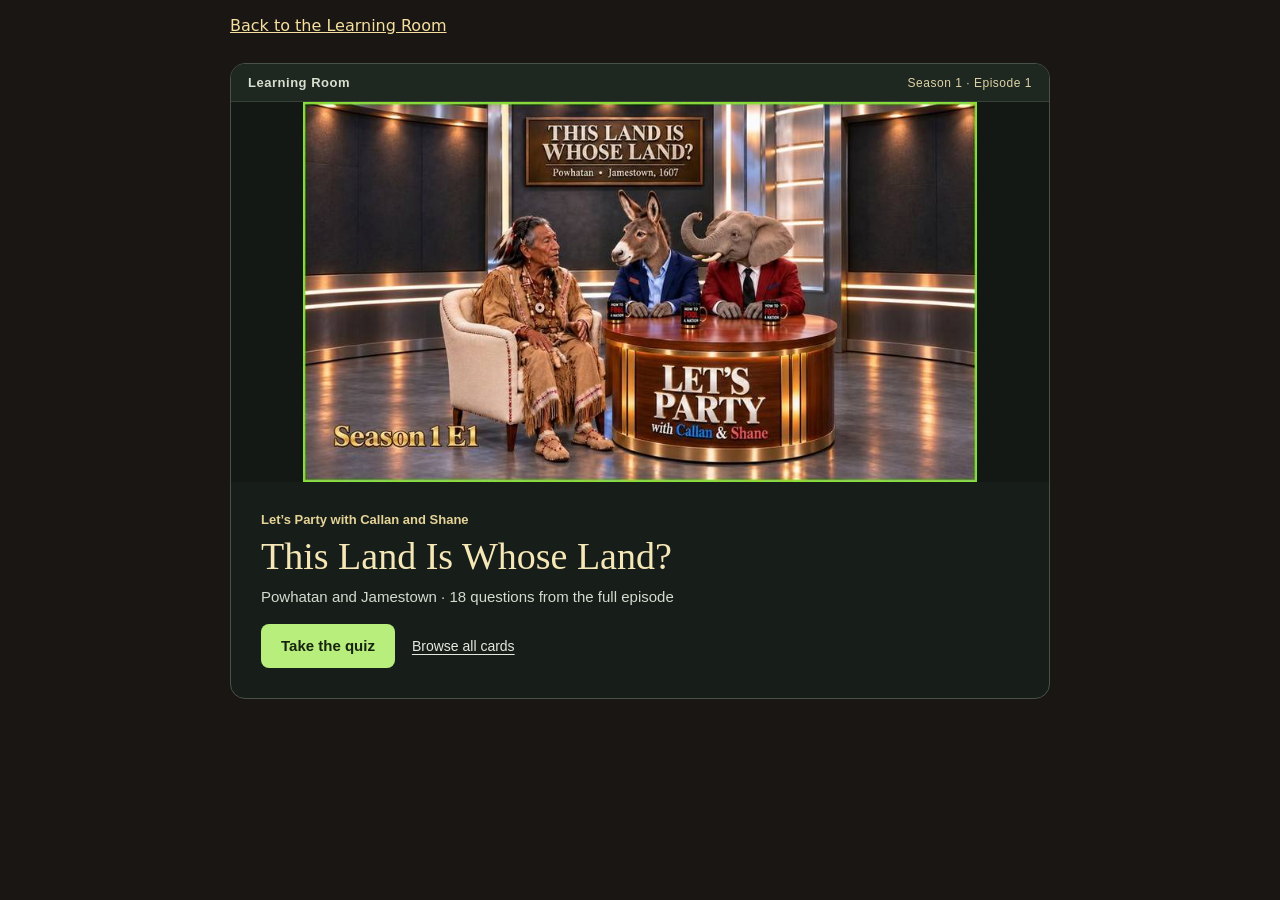
<file: learning-room/powhatan.html>
<!doctype html>
<html lang="en">
<head>
  <meta charset="utf-8">
  <meta name="viewport" content="width=device-width, initial-scale=1">
  <title>Powhatan Quiz · This Land Is Whose Land? | Learning Room</title>
  <meta name="description" content="Answer 18 questions from the Powhatan episode of Let’s Party with Callan and Shane.">
  <link rel="canonical" href="https://www.howtofoolanation.com/learning-room/powhatan.html">
  <link rel="stylesheet" href="powhatan-quiz.css">
  <script defer src="powhatan-quiz.js"></script>
</head>
<body>
  <nav class="quiz-nav" aria-label="Website"><a href="./">Back to the Learning Room</a></nav>
  <main>
<div id="powhatan-learning-room">
  <section class="pq-shell" aria-label="Powhatan episode history quiz">
    <div class="pq-brand"><span>Learning Room</span><span>Season 1 · Episode 1</span></div>
    <div class="pq-cover">
      <img class="pq-cover-art" src="powhatan-episode-cover.jpg" alt="Powhatan in the studio with Callan and Shane">
      <div class="pq-intro">
        <p class="pq-series">Let’s Party with Callan and Shane</p>
        <h1>This Land Is Whose Land?</h1>
        <p class="pq-desc">Powhatan and Jamestown · 18 questions from the full episode</p>
        <div class="pq-actions"><button class="pq-main" data-action="start" type="button">Take the quiz</button><button class="pq-plain" data-action="browse" type="button">Browse all cards</button></div>
      </div>
    </div>
    <div class="pq-quiz" hidden>
      <div class="pq-hud"><b class="pq-count"></b><button type="button" class="pq-sound" aria-label="Sound" aria-pressed="true">Sound on</button></div>
      <div class="pq-track" aria-hidden="true"><div class="pq-progress"></div></div>
      <div class="pq-panel">
        <figure class="pq-art"><img class="pq-illustration" alt=""></figure>
        <div class="pq-body">
          <p class="pq-series pq-chapter"></p>
          <h3 tabindex="-1" class="pq-question"></h3>
          <div class="pq-options"></div>
          <div class="pq-feedback" role="status" aria-live="polite"></div>
          <button class="pq-main pq-next" type="button" hidden>Next card</button>
        </div>
      </div>
    </div>
    <div class="pq-end" hidden>
      <p class="pq-series">Powhatan and Jamestown</p><h2 tabindex="-1">Deck complete</h2>
      <p class="pq-score pq-desc"></p>
      <div class="pq-actions"><button class="pq-main" data-action="start" type="button">Retake the quiz</button><button class="pq-plain" data-action="browse" type="button">Browse all cards</button></div>
    </div>
    <div class="pq-list" hidden>
      <p class="pq-series">Powhatan and Jamestown</p><h2 tabindex="-1">All 18 cards</h2>
      <p class="pq-desc">Tap a question to see its choices and answer.</p>
      <div><button class="pq-main" data-action="start" type="button">Take the quiz</button></div>
      <div class="pq-cards"></div>
    </div>
  </section>
</div>
    <noscript>Turn on JavaScript to play the Powhatan quiz.</noscript>
  </main>
</body>
</html>
</file>
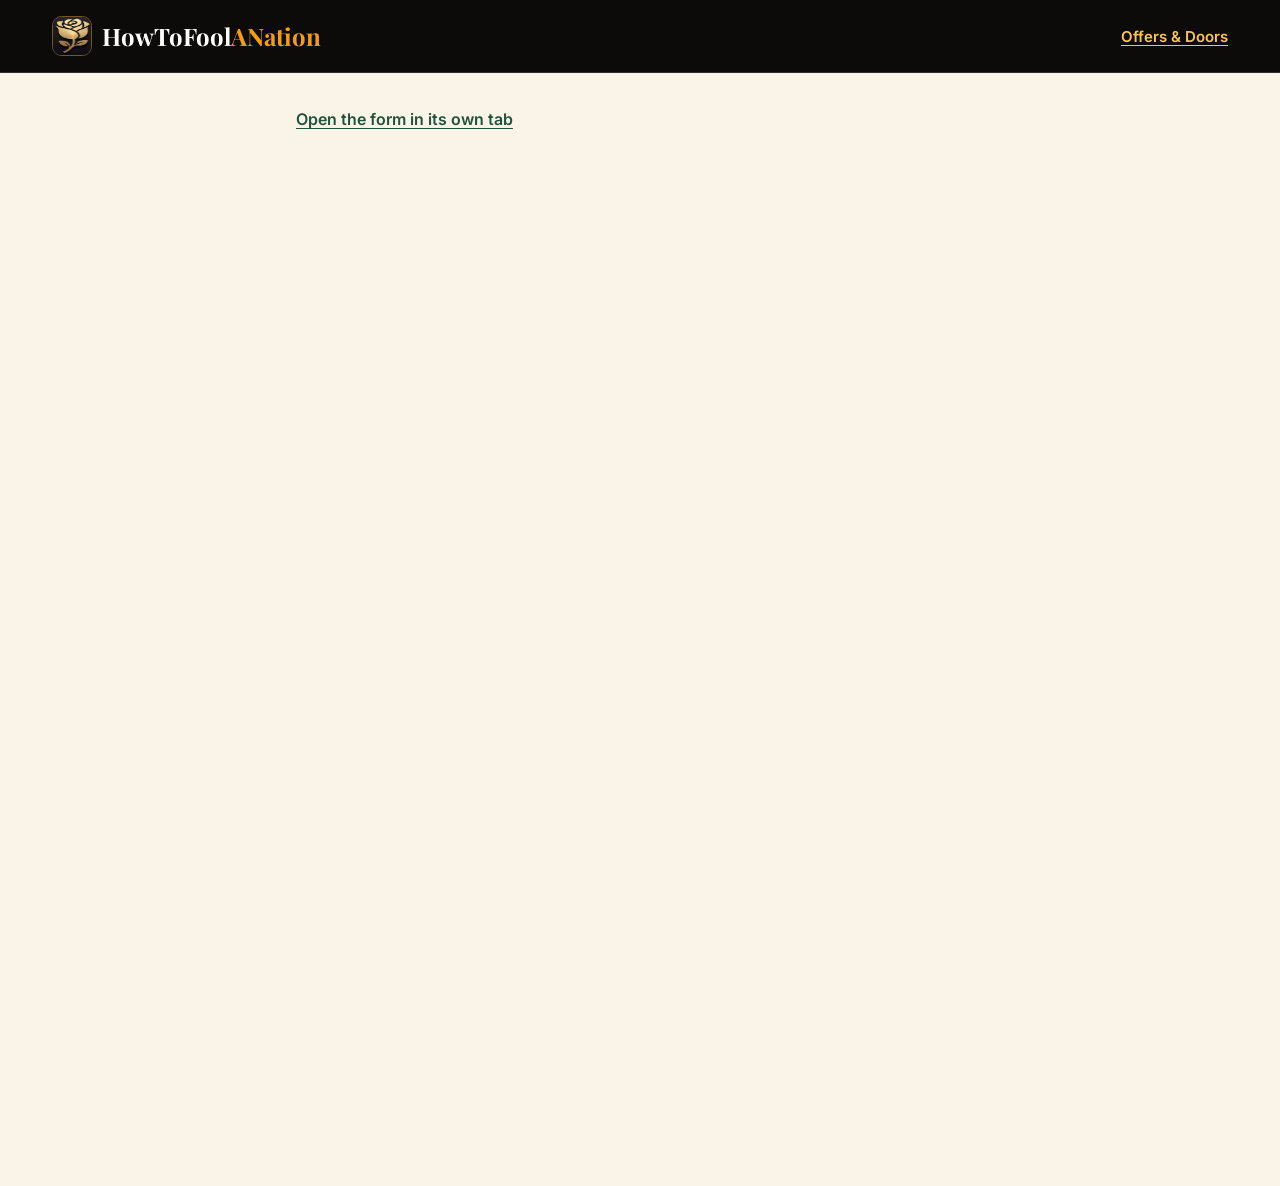
<file: offers-and-doors/get-your-door.html>
<!doctype html>
<html lang="en">
<head>
    <meta charset="utf-8">
    <meta name="viewport" content="width=device-width, initial-scale=1">
    <title>Get your door | How to Fool a Nation</title>
    <meta name="description" content="Request a partner door for your business, store, or creative work.">
    <link rel="canonical" href="https://www.howtofoolanation.com/offers-and-doors/get-your-door.html">
    <link rel="stylesheet" href="https://fonts.googleapis.com/css2?family=Inter:wght@400;500;600;700&amp;family=Playfair+Display:wght@600;700&amp;display=swap">
    <link rel="stylesheet" href="../learning-room/learning.css">
    <link rel="stylesheet" href="doors.css">
    <script defer src="https://tracker.metricool.com/resources/be.js" onload="beTracker.t({hash: '946ada2d94468058700c2093c305a040'})"></script>
</head>
<body class="lr-page od-page">
<header class="lr-bar"><div class="lr-bar-inner">
    <a href="../" class="lr-brand" aria-label="How to Fool a Nation home"><img src="../GR-Logo.jpg" alt="" width="40" height="40"><span>HowToFool<b>ANation</b></span></a>
    <a href="./" class="lr-bar-link">Offers &amp; Doors</a>
</div></header>
<main class="od-form-page">
    <h1 class="lr-vh">Get your door</h1>
    <a class="od-form-fallback" href="https://docs.google.com/forms/d/e/1FAIpQLSeibgt3ShN1zohBKghGQejYHCxLyamOuE14um7KsFH28n1cdA/viewform" target="_blank" rel="noopener noreferrer">Open the form in its own tab</a>
    <iframe class="od-form-frame" title="Get your door request form" src="https://docs.google.com/forms/d/e/1FAIpQLSeibgt3ShN1zohBKghGQejYHCxLyamOuE14um7KsFH28n1cdA/viewform?embedded=true"></iframe>
</main>
</body>
</html>
</file>
<file: learning-room/learning.css>
.lr-room,
.lr-page {
    --lr-bg: #191614;
    --lr-panel: #26211e;
    --lr-border: #50453c;
    --lr-gold: #ffc352;
    --lr-text: #faf8f4;
    --lr-muted: #d7cfc6;
    color: var(--lr-text);
    background: var(--lr-bg);
    font-family: Inter, system-ui, sans-serif;
}

.lr-page { margin: 0; min-height: 100vh; color-scheme: dark; }
.lr-page *, .lr-room * { box-sizing: border-box; }
.lr-page [hidden] { display: none !important; }
.lr-room { padding: clamp(3rem, 6vw, 5rem) 1.25rem; scroll-margin-top: 5rem; }
.lr-room-inner { max-width: 68rem; margin: 0 auto; }
.lr-room-title, .lr-reader-title {
    font: 700 clamp(2.25rem, 4vw, 3.3rem)/1.12 'Playfair Display', Georgia, serif;
    letter-spacing: -.025em;
    margin: 0;
    color: var(--lr-text);
}
.lr-room-intro { margin: .75rem 0 0; font-size: 1.0625rem; line-height: 1.6; color: var(--lr-muted); }
.lr-room-title a { color: inherit; text-decoration: none; }
.lr-room-title a:hover { text-decoration: underline; text-decoration-thickness: 2px; text-underline-offset: .12em; }
.lr-decks { display: grid; gap: 1.2rem; margin-top: 1.8rem; }
.lr-tile {
    display: grid;
    grid-template-columns: clamp(5rem, 21vw, 7.25rem) minmax(0, 1fr);
    align-items: center;
    gap: clamp(1rem, 2.4vw, 1.65rem);
    padding: clamp(.875rem, 2.2vw, 1.5rem);
    text-decoration: none;
    color: var(--lr-text);
    border: 1px solid var(--lr-border);
    border-radius: 1rem;
    background: var(--lr-panel);
}
.lr-tile:hover, .lr-tile:focus-visible { border-color: var(--lr-gold); }
.lr-tile img { display: block; width: 100%; height: auto; border-radius: .35rem; }
.lr-tile h3, .lr-tile h2 {
    margin: 0;
    color: var(--lr-text);
    font: 700 clamp(1.25rem, 2.7vw, 1.85rem)/1.15 'Playfair Display', Georgia, serif;
}
.lr-tile p { margin: .6rem 0 .95rem; color: var(--lr-muted); font-size: .95rem; line-height: 1.55; }
.lr-open { color: var(--lr-gold); font-size: .92rem; font-weight: 700; text-decoration: underline; text-underline-offset: .22em; }
.lr-page :focus-visible, .lr-room :focus-visible { outline: 3px solid var(--lr-gold); outline-offset: 4px; }

.lr-bar { background: #0c0b0a; border-bottom: 1px solid #35302c; }
.lr-bar-inner {
    max-width: 76rem; min-height: 4.5rem; padding: .65rem 1.25rem; margin: 0 auto;
    display: flex; align-items: center; justify-content: space-between; gap: .75rem;
}
.lr-brand { display: inline-flex; align-items: center; gap: .65rem; text-decoration: none; color: white; white-space: nowrap; }
.lr-brand img { width: 2.5rem; height: 2.5rem; border: 1px solid #775525; border-radius: .6rem; }
.lr-brand span { font: 700 clamp(1rem, 2.5vw, 1.5rem)/1.1 'Playfair Display', Georgia, serif; }
.lr-brand b { color: #f59e0b; }
.lr-bar-link, .lr-text-link { color: var(--lr-gold); font-weight: 600; text-underline-offset: .22em; }
.lr-bar-link { display: inline-flex; align-items: center; min-height: 2.75rem; font-size: .94rem; }
.lr-reader {
    display: grid; max-width: 35rem; grid-template-columns: minmax(0, 1fr);
    grid-template-areas: 'heading' 'controls' 'photo' 'transcript';
    margin: 0 auto; gap: 1.15rem; padding: 1.5rem 1.1rem 3.5rem;
}
.lr-reader-heading { grid-area: heading; }
.lr-reader-title { font-size: clamp(2rem, 3.7vw, 2.9rem); }
.lr-date-range { color: var(--lr-gold); font-size: .92rem; font-weight: 650; margin: 0 0 .5rem; }
.lr-controls { grid-area: controls; display: grid; gap: .75rem; }
.lr-jump { display: grid; grid-template-columns: auto minmax(0, 1fr); align-items: center; gap: .8rem; }
.lr-jump label { font-size: .94rem; font-weight: 600; }
.lr-jump select {
    min-width: 0; width: 100%; min-height: 2.8rem; font: inherit; font-size: 1rem; color: var(--lr-text);
    background: #25211e; border: 1px solid #756759; border-radius: .5rem; padding: .45rem .6rem;
}
.lr-navigation { display: flex; justify-content: space-between; align-items: center; gap: .5rem; }
.lr-navigation button {
    min-height: 2.8rem; min-width: 4.6rem; border: 1px solid #827363; border-radius: .55rem;
    background: #28231f; color: var(--lr-text); padding: .5rem .95rem; font: 650 .95rem/1.2 Inter, system-ui, sans-serif; cursor: pointer;
}
.lr-navigation .lr-next { background: #f59e0b; border-color: #f59e0b; color: #17120a; }
.lr-navigation button:disabled { color: #b7aea4; border-color: #585046; background: #312b26; cursor: default; }
.lr-navigation button:not(:disabled):hover { border-color: #ffd17a; }
.lr-navigation .lr-next:not(:disabled):hover { background: #ffb536; }
.lr-count { font-size: .9rem; color: var(--lr-muted); font-variant-numeric: tabular-nums; }
.lr-sheet { grid-area: photo; min-width: 0; margin: 0; text-align: center; }
.lr-sheet img { display: block; width: 100%; max-width: 25rem; height: auto; margin: 0 auto; border-radius: .55rem; touch-action: pan-y pinch-zoom; }
.lr-sheet figcaption { margin-top: .45rem; }
.lr-sheet figcaption a, .lr-source { display: inline-flex; align-items: center; min-height: 2.75rem; font-size: .92rem; }
.lr-transcript { grid-area: transcript; min-width: 0; padding: 1.1rem 0 0; border-top: 1px solid var(--lr-border); }
.lr-transcript h2 { font: 700 clamp(1.55rem, 3vw, 2rem)/1.18 'Playfair Display', Georgia, serif; margin: 0 0 1rem; }
.lr-winner-label { display: block; font-family: Inter, system-ui, sans-serif; line-height: 1.4; }
.lr-transcript table { width: 100%; border-collapse: collapse; font-size: 1rem; line-height: 1.5; }
.lr-transcript td, .lr-transcript th { padding: .4rem .2rem; text-align: left; border-bottom: 1px solid #453c35; }
.lr-transcript th { color: var(--lr-muted); font-weight: 600; font-size: .9rem; }
.lr-transcript tr td:last-child, .lr-transcript tr th:last-child { text-align: right; font-variant-numeric: tabular-nums; }
.lr-transcript dl, .lr-transcript dd { margin: 0; }
.lr-transcript dt { font-size: .92rem; font-weight: 650; color: var(--lr-gold); margin-bottom: .35rem; }
.lr-transcript dd { font-size: 1.05rem; line-height: 1.6; }
.lr-transcript dd + dt { margin-top: .9rem; }
.lr-note { margin: .8rem 0 0; color: var(--lr-muted); font-size: .94rem; line-height: 1.5; }
.lr-source { margin-top: .6rem; }
.lr-fallback { max-width: 60rem; margin: 0 auto; padding: 0 1.25rem 3rem; }
.lr-fallback a { color: var(--lr-gold); line-height: 2; }
.lr-vh { position: absolute; width: 1px; height: 1px; padding: 0; margin: -1px; overflow: hidden; clip-path: inset(50%); white-space: nowrap; border: 0; }

@media (min-width: 46rem) {
    .lr-decks { grid-template-columns: repeat(2, minmax(0, 1fr)); }
}
@media (min-width: 50rem) {
    .lr-page .lr-tile { grid-template-columns: clamp(7rem, 14vw, 10rem) minmax(0, 1fr); }
    .lr-reader {
        max-width: 68rem; grid-template-columns: minmax(0, 26rem) minmax(0, 31rem); justify-content: center;
        grid-template-areas: 'photo heading' 'photo controls' 'photo transcript' 'photo .';
        grid-template-rows: auto auto auto 1fr; column-gap: clamp(2rem, 6vw, 5rem);
        row-gap: 1.6rem; padding: 2rem 2rem 3.5rem; align-items: start;
    }
    .lr-sheet img { max-width: min(100%, max(17rem, calc((100svh - 10rem) * .5625))); }
}
@media (max-width: 49.99rem) {
    .lr-controls { position: sticky; top: 0; z-index: 1; padding: .45rem 0 .65rem; background: var(--lr-bg); }
}
@media (max-width: 25rem) {
    .lr-brand { gap: .35rem; }
    .lr-brand img { width: 2rem; height: 2rem; }
    .lr-bar-inner { padding-inline: .8rem; }
    .lr-tile p { font-size: .9rem; }
}
</file>
<file: learning-room/study.css>
.study-room {
    max-width: 66rem;
    margin: 0 auto;
    padding: clamp(1.2rem, 3vw, 2.25rem) clamp(.8rem, 3vw, 2rem) 3rem;
}
.study-heading, .study-panel-heading, .study-tools {
    display: flex; align-items: center; justify-content: space-between; gap: .85rem;
}
.study-heading h1 { font-size: clamp(2rem, 4vw, 3rem); }
.study-tip { color: var(--lr-muted); line-height: 1.55; margin: .45rem 0 1rem; }
.study-room button, .study-room select { font: inherit; }
.study-text-button, .study-text summary, .study-full {
    border: 0; background: transparent; padding: 0; color: var(--lr-gold);
    font-weight: 600; font-size: .94rem; cursor: pointer;
    text-decoration: underline; text-underline-offset: .22em;
}
.study-room button.study-text-button { font-size: .94rem; font-weight: 600; min-height: 2.75rem; }
.study-chooser summary { min-height: 2.75rem; padding-block: .55rem; cursor: pointer; font-weight: 600; }
.study-selection-count { margin-left: .45rem; color: var(--lr-muted); font-size: .9rem; font-weight: 400; }
.study-deck-list { display: grid; grid-template-columns: repeat(auto-fit, minmax(min(100%, 16rem), 1fr)); gap: .55rem; }
.study-chooser.is-long .study-deck-list { max-height: min(48vh, 25rem); overflow: auto; padding: .3rem; }
.study-choice {
    display: grid; grid-template-columns: auto minmax(0, 1fr) auto; align-items: center; gap: .8rem;
    width: 100%; text-align: left; color: var(--lr-text); cursor: pointer;
    border: 1px solid var(--lr-border); background: var(--lr-panel); border-radius: .65rem; padding: .55rem .85rem;
}
.study-choice[aria-pressed="true"] { border-color: var(--lr-gold); background: #30281c; }
.study-choice:hover, .study-close:hover { border-color: var(--lr-gold); }
.study-choice img { display: block; width: 1.65rem; height: 2.93rem; border-radius: .18rem; object-fit: cover; }
.study-choice-text { font-weight: 650; line-height: 1.35; }
.study-choice-desc { margin-top: .45rem; display: none; color: var(--lr-muted); font-size: .95rem; line-height: 1.5; font-weight: 400; }
.study-choice-mark { font-size: 1.28rem; line-height: 1; color: var(--lr-gold); }
.study-room.is-empty .study-choice { padding: .9rem; }
.study-room.is-empty .study-choice img { width: clamp(2.25rem, 8vw, 4.25rem); height: auto; }
.study-room.is-empty .study-choice-desc { display: block; }
.study-grid {
    display: grid; grid-template-columns: repeat(2, minmax(0, 1fr)); gap: clamp(.85rem, 2.3vw, 1.5rem);
    align-items: start; margin-top: 1rem;
}
.study-grid:empty { margin: 0; }
.study-panel {
    min-width: 0; padding: clamp(.7rem, 1.6vw, 1.2rem);
    background: var(--lr-panel); border: 1px solid var(--lr-border); border-radius: .85rem;
}
.study-panel:only-child { width: min(100%, 32rem); grid-column: 1 / -1; justify-self: center; }
.study-panel:has(.study-quiz-frame):only-child { width: min(100%, 48rem); }
.study-quiz-frame { display: block; width: 100%; height: 32rem; border: 0; }
.study-panel-heading { gap: .4rem; margin: -.2rem 0 .55rem; }
.study-panel h2 { font: 700 clamp(1.15rem, 2.1vw, 1.55rem)/1.2 'Playfair Display', Georgia, serif; margin: 0; }
.study-close {
    flex: none; height: 2.75rem; width: 2.75rem; border: 1px solid transparent; border-radius: .45rem;
    color: var(--lr-muted); background: transparent; cursor: pointer;
}
.study-close span { font-size: 1.5rem; }
.study-pending { min-height: min(58svh, 34rem); color: var(--lr-muted); text-align: center; padding: 2rem .5rem; }
.study-card { margin: 0; }
.study-image {
    display: block; margin: auto; width: min(100%, 23rem); height: auto; aspect-ratio: 9/16;
    background: #101520; border-radius: .45rem; touch-action: pan-y pinch-zoom;
    user-select: none; -webkit-user-select: none; -webkit-user-drag: none; cursor: grab;
}
.study-image:active { cursor: grabbing; }
@media (min-width: 40rem) and (min-height: 34rem) {
    .study-image { width: min(100%, 25rem, max(15.5rem, calc((100svh - 19rem) * .5625))); }
}
.study-controls { display: grid; grid-template-columns: auto minmax(0, 1fr) auto; gap: .4rem; margin-top: .75rem; }
.study-controls button, .study-controls select {
    min-width: 0; min-height: 2.75rem; color: var(--lr-text); border: 1px solid #756759;
    border-radius: .45rem; background: #211d1a; font-size: .94rem;
}
.study-controls select { width: 100%; padding: .35rem .3rem; cursor: pointer; }
.study-controls button { padding: .4rem .65rem; color: var(--lr-gold); font-weight: 650; cursor: pointer; }
.study-controls button:hover:not(:disabled) { border-color: var(--lr-gold); }
.study-controls button:disabled { color: #afa69c; border-color: #554b42; cursor: default; }
.study-tools { position: relative; display: grid; grid-template-columns: minmax(0, 1fr) auto; align-items: baseline; gap: 0 .65rem; }
.study-text { min-width: 0; }
.study-text summary, .study-full { min-height: 2.75rem; align-content: center; line-height: 1.3; padding-block: .65rem; }
.study-text[open] { grid-column: 1 / -1; }
.study-text[open] + .study-full { grid-column: 1 / -1; justify-self: end; }
.study-text .lr-transcript { padding-top: .65rem; }
.study-text .lr-transcript h2 { margin-bottom: .8rem; }
.study-match { text-align: left; }
@media (max-width: 39.99rem) {
    .study-grid { grid-template-columns: minmax(0, 1fr); max-width: 30rem; margin-inline: auto; }
    .study-heading { align-items: center; }
    .study-choice { gap: .65rem; }
    .study-image { width: 100%; }
}
</file>
<file: offers-and-doors/doors.css>
.od-face {
    --paint: #21583e; --jamb: #163a2a; --groove: #103423; --edge: #95b293;
    position: relative; isolation: isolate; display: block; width: 100%; box-sizing: border-box;
    border: 4px solid var(--jamb); border-bottom-width: 6px; border-radius: 49% 49% 2px 2px / 28% 28% 2px 2px;
    background: linear-gradient(109deg, #ffffff18, transparent 35%, #0000001a),
        repeating-linear-gradient(90deg, transparent 0 5px, #00000004 6px 7px), var(--paint);
    box-shadow: inset 0 0 0 1px var(--edge), inset 4px 0 6px #0003, 0 2px 0 #b6a886;
    color: #fff6df; text-align: center;
}
.od-face::before, .od-face::after {
    content: ""; position: absolute; z-index: -1; left: 9%; right: 9%; pointer-events: none;
    border: 2px solid var(--groove); box-shadow: 0 1px 0 var(--edge), inset 0 1px 1px var(--edge);
}
.od-face::before { top: 6%; height: 42%; border-radius: 49% 49% 1px 1px / 61% 61% 1px 1px; }
.od-face::after { top: 55%; bottom: 7%; }
.od-plaque {
    display: block; padding: .3rem .2rem; border: 1px solid #caa460; border-radius: 3px;
    background: linear-gradient(112deg,#e4c689,#f9e7b9 49%,#dec18a); color: #322518;
    box-shadow: inset 0 0 0 1px #f8e7bb,0 2px 3px #0004; overflow-wrap: anywhere;
    font: 500 1.22rem/1.1 Georgia,serif;
}
.od-inscription { display: block; overflow-wrap: anywhere; color: #fff6df; font: 400 .94rem/1.25 Inter,system-ui,sans-serif; }
.od-handle {
    position: absolute; top: 51%; right: 4%; width: 5px; height: 17px; border-radius: 4px;
    background: linear-gradient(90deg,#95662a,#ebd49b 47%,#9b7134); box-shadow: 0 1px 2px #0006;
}
.od-handle::after {
    content: ""; position: absolute; top: 2px; right: -2px; width: 9px; height: 9px; border-radius: 50%;
    background: radial-gradient(circle at 30% 25%,#fff5c8 4%,#ebcb8a 38%,#8a6028 83%); box-shadow: 0 1px 2px #0008;
}
.od-entrance { width: 8.55rem; text-align: center; }
.od-entry-link, .od-tile { display: block; color: inherit; text-decoration: none; }
.od-entrance .od-face { aspect-ratio: .71; }
.od-entrance .od-plaque, .od-entrance .od-inscription { position: absolute; left: 11%; right: 11%; transform: translateY(-50%); }
.od-entrance .od-plaque { top: 36%; font-size: clamp(1.14rem,1.55vw,1.48rem); }
.od-entrance .od-inscription { top: 74%; font-size: .875rem; }
.od-join-link { display: inline-flex; align-items: center; justify-content: center; min-height: 44px; font: 600 .94rem/1.3 Inter,system-ui,sans-serif; color: #c6e7be; text-decoration: underline; text-underline-offset: .22em; }
.od-entrance a:focus-visible, .od-page a:focus-visible { outline: 3px solid #e6b85d; outline-offset: 4px; }
.book-feature-grid {
    display: grid;
    grid-template-columns: clamp(5.4rem, 25vw, 10.5rem) minmax(0, 1fr);
    grid-template-areas: "cover heading" "shopping shopping";
    align-items: start;
    gap: clamp(1.15rem, 2.2vw, 1.8rem) clamp(1rem, 3.8vw, 3.25rem);
    max-width: 80rem;
    margin-inline: auto;
    padding-inline: clamp(1rem, 3.25vw, 2rem);
}
.book-heading { grid-area: heading; min-width: 0; }
.book-heading-row { display: contents; }
.ebook-sale {
    grid-area: sale;
    position: relative;
    min-width: 0;
    padding: .7rem .85rem .2rem;
    border: 3px solid transparent;
    border-radius: .7rem;
    background:
        linear-gradient(115deg, #173b2e, #142b23 65%, #14261f) padding-box,
        repeating-linear-gradient(135deg, #b7273b 0 6px, #faecd6 6px 11px, #c13241 11px 13px, #faecd6 13px 16px) border-box;
    box-shadow: inset 0 0 0 1px #ddbc754b;
    color: #fff6e3;
}
.ebook-sale[hidden] { display: none; }
.ebook-sale-holly {
    position: absolute;
    top: -1.12rem;
    right: -.2rem;
    width: 4.8rem;
    height: auto;
    pointer-events: none;
    filter: drop-shadow(0 1px 2px #06170dc4);
}
.ebook-sale h2 {
    margin: 0;
    padding-inline-end: 2.75rem;
    color: #f7d798;
    font: 650 .79rem/1.4 Inter, system-ui, sans-serif;
    letter-spacing: .045em;
    text-transform: uppercase;
}
.ebook-sale-prices { display: flex; align-items: baseline; gap: .65rem; margin: .1rem 0; }
.ebook-sale-prices strong { font: 700 2.2rem/1.08 'Playfair Display', Georgia, serif; }
.ebook-sale-prices s { color: #d9cdb8; font-size: .94rem; }
.ebook-sale-dates { margin: .25rem 0 0; color: #eee4d2; font-size: .82rem; line-height: 1.4; }
.ebook-sale-links { display: flex; flex-wrap: wrap; gap: 0 .65rem; }
.ebook-sale-links a {
    display: inline-flex;
    align-items: center;
    min-height: 2.75rem;
    color: #ffdc92;
    font-size: .85rem;
    font-weight: 600;
    text-decoration: underline;
    text-underline-offset: .2em;
}
.ebook-sale-links a:hover { color: #fff6e4; }
.ebook-sale-links a:focus-visible { outline: 2px solid #ffdc92; outline-offset: 2px; border-radius: 2px; }
@media (width < 52rem) {
    .book-feature-grid:has(.ebook-sale:not([hidden])) {
        grid-template-areas: "cover heading" "sale sale" "shopping shopping";
    }
}
@media (30rem <= width < 52rem) {
    .ebook-sale { display: grid; grid-template-columns: minmax(0, 1fr) auto; align-items: center; gap: 1rem; padding-block: .5rem; }
    .ebook-sale-links { flex-direction: column; align-items: start; }
}
.book-cover { grid-area: cover; min-width: 0; }
.book-shopping {
    grid-area: shopping;
    display: grid;
    grid-template-columns: minmax(0, 1fr) 8.55rem;
    grid-template-areas: "stores stores" "share door";
    gap: 1rem clamp(.9rem, 2.6vw, 2.25rem);
    align-items: start;
    min-width: 0;
    border-top: 1px solid #443d36;
    padding-top: 1.15rem;
}
.book-stores { grid-area: stores; min-width: 0; }
.book-shopping .od-entrance { grid-area: door; width: 100%; justify-self: end; }
.book-format-list { display: grid; grid-auto-rows: 1fr; gap: .65rem; container-type: inline-size; }
.book-format-card {
    display: grid;
    align-content: center;
    min-width: 0;
    min-height: 4.7rem;
    padding: .6rem clamp(.8rem, 1.4vw, 1.1rem) .25rem;
    border: 1px solid #574a3b;
    border-radius: .8rem;
    background: #201b18;
}
.book-format-card h3 { display: flex; align-items: center; gap: .6rem; margin: 0; color: #faf7f2; font-size: 1rem; font-weight: 650; line-height: 1.35; }
.book-format-card i { width: 1.15em; text-align: center; color: #fbbf38; }
.book-format-links { display: flex; flex-wrap: wrap; align-items: center; column-gap: clamp(.85rem, 1.4vw, 1.2rem); }
.book-format-links a {
    display: inline-flex;
    align-items: center;
    min-height: 44px;
    color: #f8cd72;
    font-size: .9375rem;
    font-weight: 550;
    line-height: 1.35;
    text-decoration: underline;
    text-decoration-color: #89714a;
    text-underline-offset: .22em;
}
.book-format-links a:hover { color: #fff7e5; }
.book-format-links a:focus-visible { outline: 2px solid #f7c461; outline-offset: 3px; border-radius: 2px; }
.book-share { grid-area: share; display: flex; flex-wrap: wrap; align-items: center; gap: .55rem .8rem; }
.book-share-links { display: flex; flex-wrap: wrap; gap: .5rem; }
@container (min-width: 34rem) {
    .book-format-card { grid-template-columns: 7.9rem minmax(0, 1fr); align-items: center; column-gap: .8rem; padding-block: .6rem; }
}
@media (min-width: 36rem) {
    .book-shopping {
        grid-template-columns: minmax(0, 1fr) clamp(8.55rem, 11.3vw, 9.35rem);
        grid-template-areas: "stores door" "share .";
    }
    .book-shopping .od-entrance { align-self: end; }
}
@media (min-width: 52rem) {
    .book-feature-grid {
        grid-template-columns: clamp(13rem, 27vw, 21.5rem) minmax(0, 1fr);
        grid-template-areas: "cover heading" "cover shopping";
        grid-template-rows: auto 1fr;
    }
    .book-heading-row {
        grid-area: heading;
        min-width: 0;
        display: flex;
        flex-wrap: wrap;
        align-items: center;
        justify-content: space-between;
        gap: 1rem;
    }
    .ebook-sale { width: 15.8rem; max-width: 100%; }
}
@media (64rem <= width < 81rem) {
    .book-heading-row:has(.ebook-sale:not([hidden])) #book-title { font-size: clamp(2.4rem, calc(7.5vw - 2.4rem), 3.75rem); }
    .book-heading-row:has(.ebook-sale:not([hidden])) #book-title .block { font-size: .6em; }
}
.od-page { background: #faf4e8; color: #29271f; color-scheme: light; }
.od-page main { max-width: 70rem; margin: 0 auto; padding: clamp(2.4rem,6vw,5rem) clamp(1rem,4vw,3rem); }
.od-page h1 { margin: 0; font: 700 clamp(2.1rem,5vw,3.6rem)/1.1 'Playfair Display',Georgia,serif; letter-spacing: -.03em; }
.od-page .od-intro { margin: .8rem 0 1.8rem; max-width: 44rem; font-size: 1.06rem; line-height: 1.55; color: #514a3e; }
.od-list { display: grid; grid-template-columns: repeat(auto-fill,minmax(min(8.65rem,100%),1fr)); gap: clamp(.7rem,2vw,1.5rem); list-style: none; padding: 0; margin: 0; }
.od-list li { min-width: 0; }
.od-tile { height: 100%; }
.od-tile .od-face { height: 100%; min-height: 13.5rem; display: grid; align-items: center; align-content: space-around; gap: .9rem; padding: 1.8rem 10% 1.35rem; }
.od-list li:nth-child(3n+2) .od-face { --paint:#75492f; --jamb:#4b2e21; --groove:#4c2c1f; --edge:#bd9774; }
.od-list li:nth-child(3n+3) .od-face { --paint:#36546b; --jamb:#273a49; --groove:#263b4c; --edge:#9caeb7; }
.od-tile .od-inscription { font-size: .9rem; }
.od-message { font-size: .95rem; line-height: 1.5; color: #554c40; }
.od-page .od-form-page { max-width: 49rem; padding-top: 1.5rem; }
.od-form-page .od-form-fallback { display: inline-flex; align-items: center; min-height: 44px; color: #20533c; font-weight: 600; text-underline-offset: .2em; }
.od-form-frame { display: block; width: 100%; height: 960px; border: 0; margin: .5rem 0 0; }
@media (max-width: 37rem) {
    .od-list { grid-template-columns: repeat(2,minmax(0,1fr)); }
    .od-form-frame { height: 1160px; }
    .od-page .od-form-page { padding-inline: .35rem; }
    .od-form-fallback { margin-inline: .65rem; }
}
@media (hover: hover) and (prefers-reduced-motion: no-preference) {
    .od-face { transform-origin: left; transition: transform 150ms ease-out; }
    .od-entry-link:hover .od-face, .od-tile:hover .od-face { transform: perspective(700px) rotateY(-5deg); }
}

.od-ways { margin: 0 0 2rem; }
.od-ways h2 { margin: 0; font: 700 1.55rem/1.2 'Playfair Display', Georgia, serif; }
.od-ways-intro { margin: .5rem 0 1rem; line-height: 1.55; color: #514a3e; }
.od-ways-options {
    display: grid;
    gap: 1rem;
    padding: 1rem 1.2rem;
    border: 1px solid #d6cebb;
    border-radius: .75rem;
    background: #fffaf0;
}
.od-ways-options h3 { margin: 0; color: #20533c; font-size: 1.08rem; line-height: 1.4; }
.od-ways-options p { margin: .35rem 0 0; line-height: 1.55; color: #403a31; }
.od-ways-options a { color: #20533c; text-decoration: underline; text-underline-offset: .15em; overflow-wrap: anywhere; }
.od-premier-link { display: inline-flex; align-items: center; min-height: 2.75rem; font-weight: 600; }
.od-sponsored { display: block; margin-bottom: .2em; font-size: .78em; font-weight: 700; letter-spacing: .04em; }
.od-ways-options > div + div { border-top: 1px solid #d6cebb; padding-top: 1rem; }
@media (min-width: 48rem) {
    .od-ways-options { grid-template-columns: repeat(3, minmax(0, 1fr)); column-gap: clamp(1rem, 2vw, 1.5rem); }
    .od-ways-options > div + div { border-top: 0; border-left: 1px solid #d6cebb; padding: 0 0 0 clamp(1rem, 2vw, 1.5rem); }
}
</file>
<file: learning-room/powhatan-quiz.css>
html { color-scheme: dark; background: #191614; }
body { margin: 0; color: #f6f3e6; font-family: system-ui, sans-serif; }
.quiz-nav { max-width: 820px; margin: 0 auto; padding: 1rem; }
.quiz-nav a { color: #f6df9f; }
.inside-learning-room .quiz-nav { display: none; }
.inside-learning-room { background: #26211e; }
.inside-learning-room #powhatan-learning-room { padding: 0; }
#powhatan-learning-room{padding:clamp(4px,1.5vw,12px);color-scheme:light dark;font-family:Arial,Helvetica,sans-serif}
    #powhatan-learning-room *{box-sizing:border-box}
    #powhatan-learning-room [hidden]{display:none!important}
    #powhatan-learning-room .pq-shell{color:#f6f3e6;background:#171e1a;border:1px solid #485246;border-radius:15px;overflow:hidden;max-width:820px;margin:auto}
    #powhatan-learning-room .pq-brand{display:flex;align-items:center;justify-content:space-between;gap:12px;padding:11px 17px;border-bottom:1px solid #394239;color:#d8dfcf;background:#1e2720;font-size:13px;letter-spacing:.04em}
    #powhatan-learning-room .pq-brand span:first-child{font-weight:700}
    #powhatan-learning-room .pq-brand span:last-child{font-size:12px;color:#ded3a7}
    #powhatan-learning-room h1,#powhatan-learning-room h2,#powhatan-learning-room h3,#powhatan-learning-room p{margin:0}
    #powhatan-learning-room .pq-cover img{display:block;width:100%;height:auto;max-height:380px;object-fit:contain;background:#141814}
    #powhatan-learning-room .pq-intro{padding:clamp(18px,4vw,30px);display:grid;gap:9px}
    #powhatan-learning-room .pq-series{font-size:13px;color:#e6d398;font-weight:600}
    #powhatan-learning-room .pq-intro h1,#powhatan-learning-room .pq-end h2,#powhatan-learning-room .pq-list h2{font-family:Georgia,'Times New Roman',serif;font-weight:500;color:#f6e8b6;font-size:clamp(27px,4.4vw,38px);line-height:1.08}
    #powhatan-learning-room .pq-desc{font-size:15px;color:#d3dbcf;line-height:1.45}
    #powhatan-learning-room .pq-actions{display:flex;align-items:center;flex-wrap:wrap;gap:8px 15px;margin-top:7px}
    #powhatan-learning-room button{font:inherit;touch-action:manipulation;cursor:pointer}
    #powhatan-learning-room button:disabled{cursor:default}
    #powhatan-learning-room button:focus-visible,#powhatan-learning-room summary:focus-visible{outline:3px solid #c4f88a;outline-offset:3px}
    #powhatan-learning-room .pq-main{border:0;border-radius:8px;background:#b7ee7c;color:#17230f;padding:12px 20px;font-size:15px;font-weight:700;min-height:44px}
    #powhatan-learning-room .pq-plain{background:transparent;color:#e6e8df;padding:8px 2px;border:0;font-size:14px;text-decoration:underline;text-underline-offset:3px;min-height:44px}
    #powhatan-learning-room .pq-hud{padding:10px 16px;display:flex;align-items:center;justify-content:space-between;gap:10px}
    #powhatan-learning-room .pq-hud b{font-size:14px;font-weight:600}
    #powhatan-learning-room .pq-sound{color:#e6e8df;font-size:13px;min-height:36px;border:1px solid #606c5f;border-radius:20px;background:#242e25;padding:6px 13px}
    #powhatan-learning-room .pq-track{height:3px;background:#384335}
    #powhatan-learning-room .pq-progress{height:100%;background:#a5d675;width:0}
    #powhatan-learning-room .pq-panel{display:grid;grid-template-columns:minmax(108px,29%) minmax(0,1fr)}
    #powhatan-learning-room .pq-art{margin:0;background:#283129;position:relative;min-height:100%;overflow:hidden}
    #powhatan-learning-room .pq-art img{position:absolute;inset:0;width:100%;height:100%;object-fit:cover;object-position:center 42%}
    #powhatan-learning-room .pq-body{display:grid;align-content:start;gap:13px;padding:clamp(15px,3.2vw,24px)}
    #powhatan-learning-room .pq-body h3{font-family:Georgia,'Times New Roman',serif;font-size:clamp(22px,3.5vw,31px);font-weight:500;line-height:1.19;color:#fff5d4}
    #powhatan-learning-room .pq-options{display:grid;gap:8px}
    #powhatan-learning-room .pq-option{border:1px solid #5d675a;background:#263027;border-radius:8px;color:#f3f3ea;text-align:left;display:flex;gap:10px;align-items:center;width:100%;padding:9px 10px;font-size:15px;line-height:1.35;min-height:46px}
    #powhatan-learning-room .pq-option:hover:enabled{background:#344232;border-color:#a5c789}
    #powhatan-learning-room .pq-letter{display:grid;place-items:center;border:1px solid #71816b;border-radius:5px;width:26px;height:26px;flex:0 0 26px;color:#dfe8d2;font-size:13px;font-weight:700}
    #powhatan-learning-room .pq-option[data-result=right]{background:#2d4125;border-color:#b1da8c}
    #powhatan-learning-room .pq-option[data-result=wrong]{background:#382e28;border-color:#bd927c}
    #powhatan-learning-room .pq-feedback{color:#e2e9d9;font-size:14px;line-height:1.45}
    #powhatan-learning-room .pq-feedback:empty{display:none}
    #powhatan-learning-room .pq-feedback strong{display:block;color:#c5e4a5;margin-bottom:3px}
    #powhatan-learning-room .pq-feedback strong.pq-wrong{color:#f0be9e}
    #powhatan-learning-room .pq-next{justify-self:start}
    #powhatan-learning-room .pq-end,#powhatan-learning-room .pq-list{padding:clamp(18px,4vw,28px);display:grid;gap:12px}
    #powhatan-learning-room .pq-cards{display:grid;gap:5px}
    #powhatan-learning-room details{border-bottom:1px solid #424c40;padding:5px 1px}
    #powhatan-learning-room summary{cursor:pointer;color:#f4f0df;line-height:1.4;padding:8px 1px;font-size:15px}
    #powhatan-learning-room details ol{padding-left:32px;margin:5px 0;line-height:1.5;color:#dce3d6;font-size:14px}
    #powhatan-learning-room details p{padding:5px 6px 11px;line-height:1.5;color:#e4d7b4;font-size:14px}
    @media(max-width:530px){#powhatan-learning-room .pq-panel{display:flex;flex-direction:column}#powhatan-learning-room .pq-art{min-height:0;height:107px}#powhatan-learning-room .pq-art img{object-position:50% 39%}#powhatan-learning-room .pq-body{gap:11px}#powhatan-learning-room .pq-brand{padding:10px 12px}}
</file>
